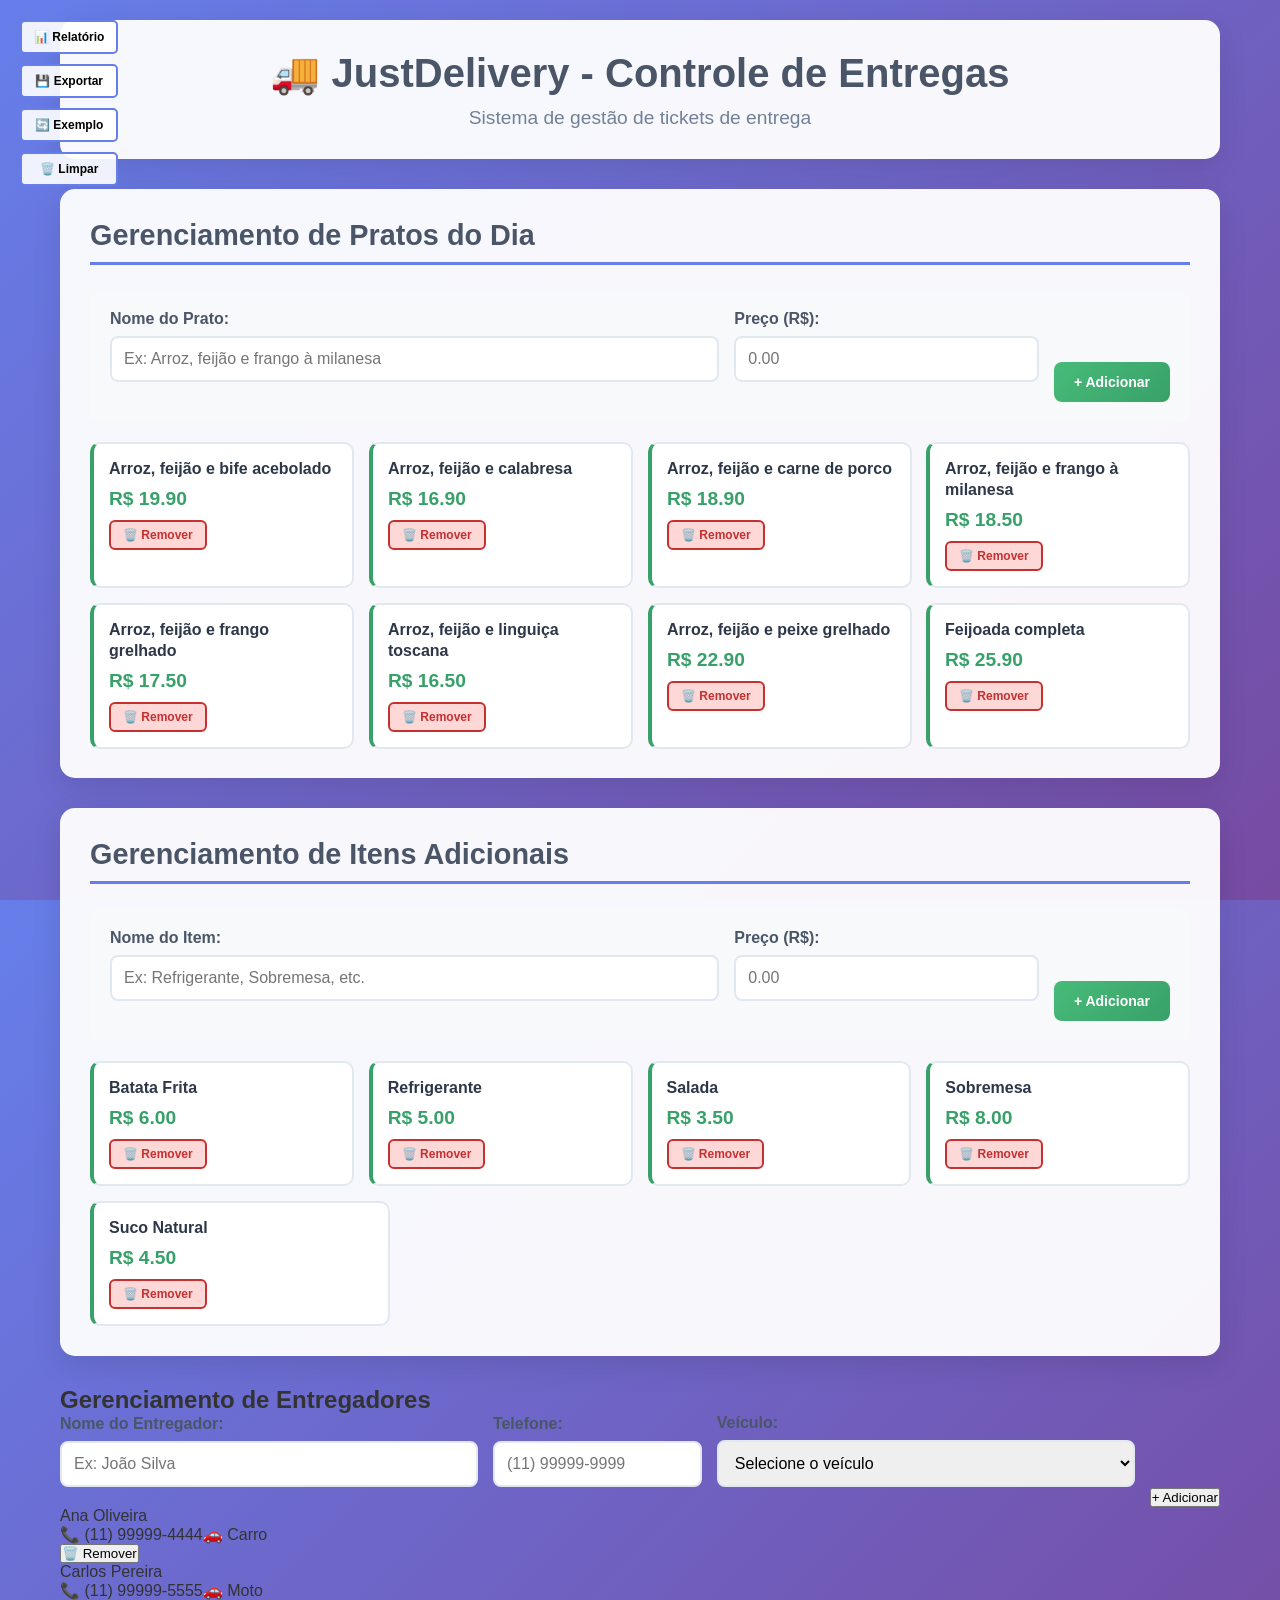
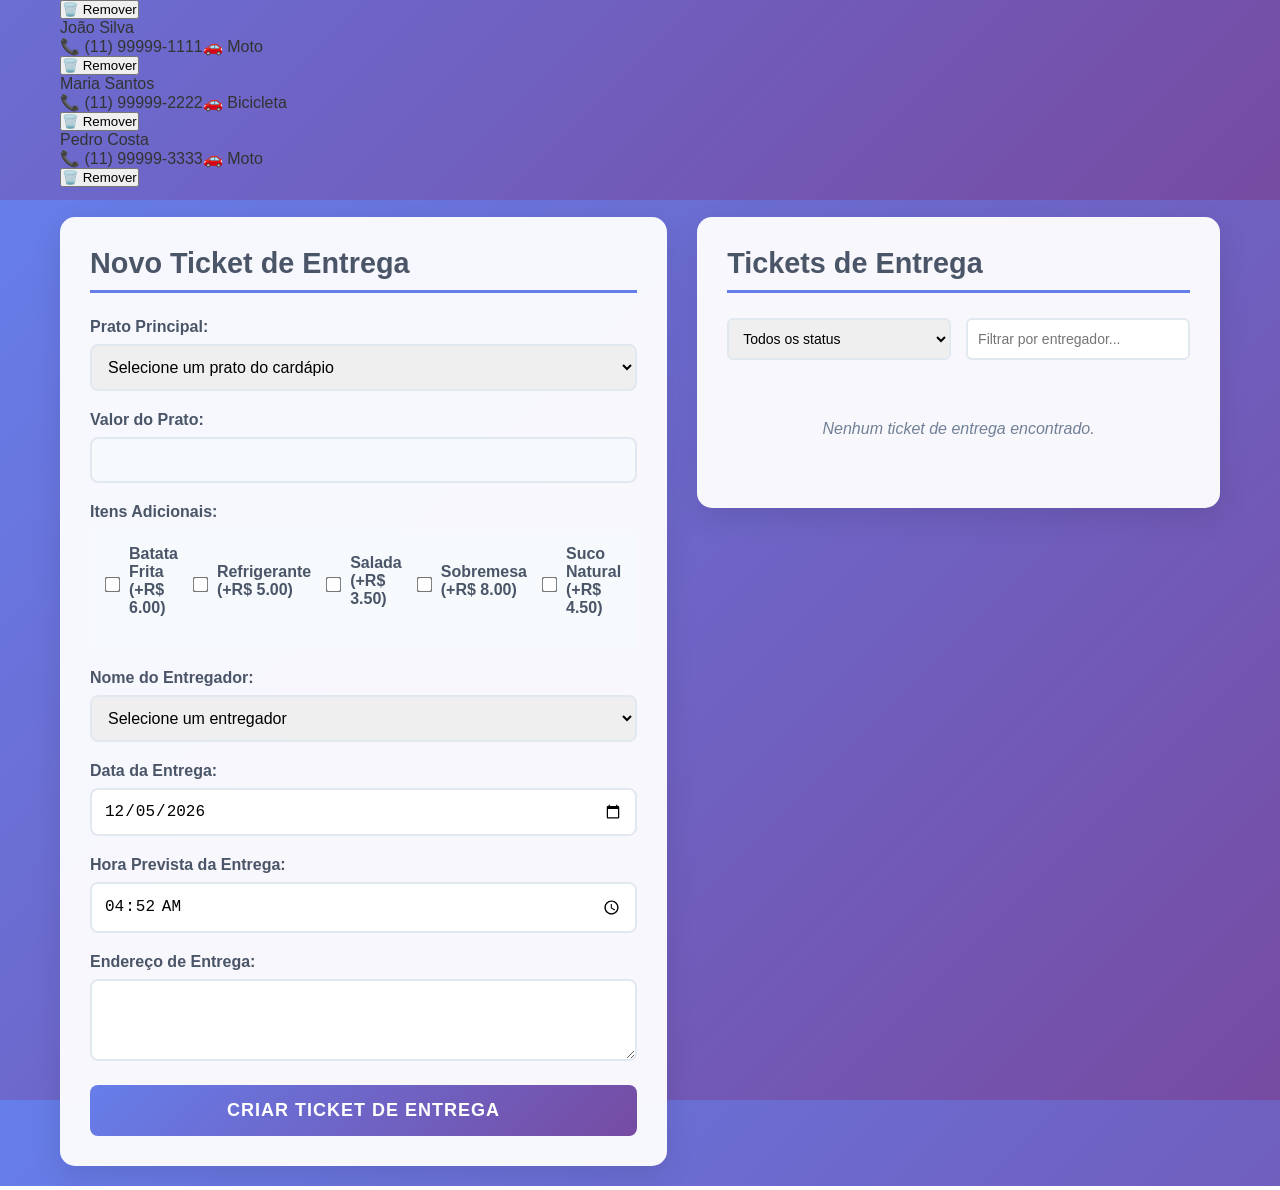
<file: index.html>
<!DOCTYPE html>
<html lang="pt-BR">
<head>
    <meta charset="UTF-8">
    <meta name="viewport" content="width=device-width, initial-scale=1.0, shrink-to-fit=no">
    <meta http-equiv="X-UA-Compatible" content="IE=edge">
    <meta name="format-detection" content="telephone=no">
    <meta name="mobile-web-app-capable" content="yes">
    <meta name="apple-mobile-web-app-capable" content="yes">
    <meta name="description" content="Sistema de controle de entregas - JustDelivery">
    <meta name="theme-color" content="#667eea">
    <title>Sistema de Controle de Entregas - JustDelivery</title>
    
    <!-- Preload critical CSS -->
    <style>
        /* Critical CSS inline para carregamento rápido */
        * {
            margin: 0;
            padding: 0;
            box-sizing: border-box;
        }
        
        body {
            font-family: Arial, sans-serif;
            background: #667eea;
            min-height: 100vh;
            color: #333;
            overflow-x: hidden;
        }
        
        .container {
            max-width: 1200px;
            margin: 0 auto;
            padding: 20px;
        }
        
        /* Fallback loading state */
        .loading-fallback {
            display: flex;
            justify-content: center;
            align-items: center;
            min-height: 50vh;
            font-size: 18px;
            color: white;
        }
        
        @media (max-width: 768px) {
            .container {
                padding: 10px;
            }
        }
    </style>
    
    <link rel="stylesheet" href="styles.css">
</head>
<body>
    <div class="container">
        <header>
            <h1>🚚 JustDelivery - Controle de Entregas</h1>
            <p>Sistema de gestão de tickets de entrega</p>
        </header>

        <main>
            <!-- Cadastro de Pratos do Dia -->
            <section class="pratos-section">
                <h2>Gerenciamento de Pratos do Dia</h2>
                <div class="pratos-cadastro">
                    <form id="pratoForm">
                        <div class="form-row">
                            <div class="form-group">
                                <label for="nomePrato">Nome do Prato:</label>
                                <input type="text" id="nomePrato" placeholder="Ex: Arroz, feijão e frango à milanesa" required>
                            </div>
                            <div class="form-group">
                                <label for="precoPrato">Preço (R$):</label>
                                <input type="number" id="precoPrato" step="0.01" min="0" placeholder="0.00" required>
                            </div>
                            <button type="submit" class="btn-add-prato">+ Adicionar</button>
                        </div>
                    </form>
                </div>
                <div id="pratosList" class="pratos-list"></div>
            </section>

            <!-- Cadastro de Itens Adicionais -->
            <section class="adicionais-section">
                <h2>Gerenciamento de Itens Adicionais</h2>
                <div class="adicionais-cadastro">
                    <form id="adicionalForm">
                        <div class="form-row">
                            <div class="form-group">
                                <label for="nomeAdicional">Nome do Item:</label>
                                <input type="text" id="nomeAdicional" placeholder="Ex: Refrigerante, Sobremesa, etc." required>
                            </div>
                            <div class="form-group">
                                <label for="precoAdicional">Preço (R$):</label>
                                <input type="number" id="precoAdicional" step="0.01" min="0" placeholder="0.00" required>
                            </div>
                            <button type="submit" class="btn-add-adicional">+ Adicionar</button>
                        </div>
                    </form>
                </div>
                <div id="adicionaisList" class="adicionais-list"></div>
            </section>

            <!-- Cadastro de Entregadores -->
            <section class="entregadores-section">
                <h2>Gerenciamento de Entregadores</h2>
                <div class="entregadores-cadastro">
                    <form id="entregadorForm">
                        <div class="form-row">
                            <div class="form-group">
                                <label for="nomeEntregador">Nome do Entregador:</label>
                                <input type="text" id="nomeEntregador" placeholder="Ex: João Silva" required>
                            </div>
                            <div class="form-group">
                                <label for="telefoneEntregador">Telefone:</label>
                                <input type="tel" id="telefoneEntregador" placeholder="(11) 99999-9999" required>
                            </div>
                            <div class="form-group">
                                <label for="veiculoEntregador">Veículo:</label>
                                <select id="veiculoEntregador" required>
                                    <option value="">Selecione o veículo</option>
                                    <option value="Moto">Moto</option>
                                    <option value="Bicicleta">Bicicleta</option>
                                    <option value="Carro">Carro</option>
                                    <option value="A pé">A pé</option>
                                </select>
                            </div>
                            <button type="submit" class="btn-add-entregador">+ Adicionar</button>
                        </div>
                    </form>
                </div>
                <div id="entregadoresList" class="entregadores-list"></div>
            </section>

            <div class="desktop-grid">
                <!-- Formulário de Novo Ticket -->
                <section class="form-section">
                    <h2>Novo Ticket de Entrega</h2>
                    <form id="deliveryForm">
                        <div class="form-group">
                            <label for="pratoPrincipal">Prato Principal:</label>
                            <select id="pratoPrincipal" required>
                                <option value="">Selecione um prato do cardápio</option>
                            </select>
                        </div>

                        <div class="form-group">
                            <label for="valorPrato">Valor do Prato:</label>
                            <input type="text" id="valorPrato" readonly style="background: #f7fafc; cursor: not-allowed;">
                        </div>

                    <div class="form-group">
                        <label>Itens Adicionais:</label>
                        <div id="itensAdicionaisContainer" class="adicional-group">
                            <!-- Itens adicionais serão carregados dinamicamente aqui -->
                        </div>
                    </div>

                    <div class="form-group">
                        <label for="entregador">Nome do Entregador:</label>
                        <select id="entregador" required>
                            <option value="">Selecione um entregador</option>
                            <option value="João Silva">João Silva</option>
                            <option value="Maria Santos">Maria Santos</option>
                            <option value="Pedro Costa">Pedro Costa</option>
                            <option value="Ana Oliveira">Ana Oliveira</option>
                        </select>
                    </div>

                    <div class="form-group">
                        <label for="dataEntrega">Data da Entrega:</label>
                        <input type="date" id="dataEntrega" required>
                    </div>

                    <div class="form-group">
                        <label for="horaEntrega">Hora Prevista da Entrega:</label>
                        <input type="time" id="horaEntrega" required>
                    </div>

                    <div class="form-group">
                        <label for="enderecoEntrega">Endereço de Entrega:</label>
                        <textarea id="enderecoEntrega" rows="3" required></textarea>
                    </div>

                    <button type="submit" class="btn-submit">Criar Ticket de Entrega</button>
                </form>
            </section>

            <!-- Lista de Tickets -->
            <section class="tickets-section">
                <h2>Tickets de Entrega</h2>
                <div class="filter-section">
                    <select id="filtroStatus">
                        <option value="">Todos os status</option>
                        <option value="pendente">Pendente</option>
                        <option value="em-transito">Em Trânsito</option>
                        <option value="entregue">Entregue</option>
                    </select>
                    <input type="text" id="filtroEntregador" placeholder="Filtrar por entregador...">
                </div>
                <div id="ticketsList" class="tickets-list"></div>
            </section>
            </div>
        </main>
    </div>

    <!-- Loading fallback -->
    <div id="loadingFallback" class="loading-fallback">
        Carregando sistema...
    </div>

    <!-- Scripts with error handling -->
    <script>
        // Error handling global
        window.onerror = function(msg, url, line, col, error) {
            console.log('Erro:', msg, 'em', url, 'linha', line);
            return false;
        };
        
        // Polyfills básicos para Android antigo
        if (!Array.prototype.filter) {
            Array.prototype.filter = function(callback) {
                var filtered = [];
                for (var i = 0; i < this.length; i++) {
                    if (callback(this[i], i, this)) {
                        filtered.push(this[i]);
                    }
                }
                return filtered;
            };
        }
        
        if (!Array.prototype.forEach) {
            Array.prototype.forEach = function(callback) {
                for (var i = 0; i < this.length; i++) {
                    callback(this[i], i, this);
                }
            };
        }
    </script>
    <script src="script.js"></script>
    <script src="dados-exemplo.js"></script>
    
    <script>
        // Hide loading fallback when everything is loaded
        window.addEventListener('load', function() {
            var loading = document.getElementById('loadingFallback');
            if (loading) {
                loading.style.display = 'none';
            }
        });
    </script>
</body>
</html>
</file>
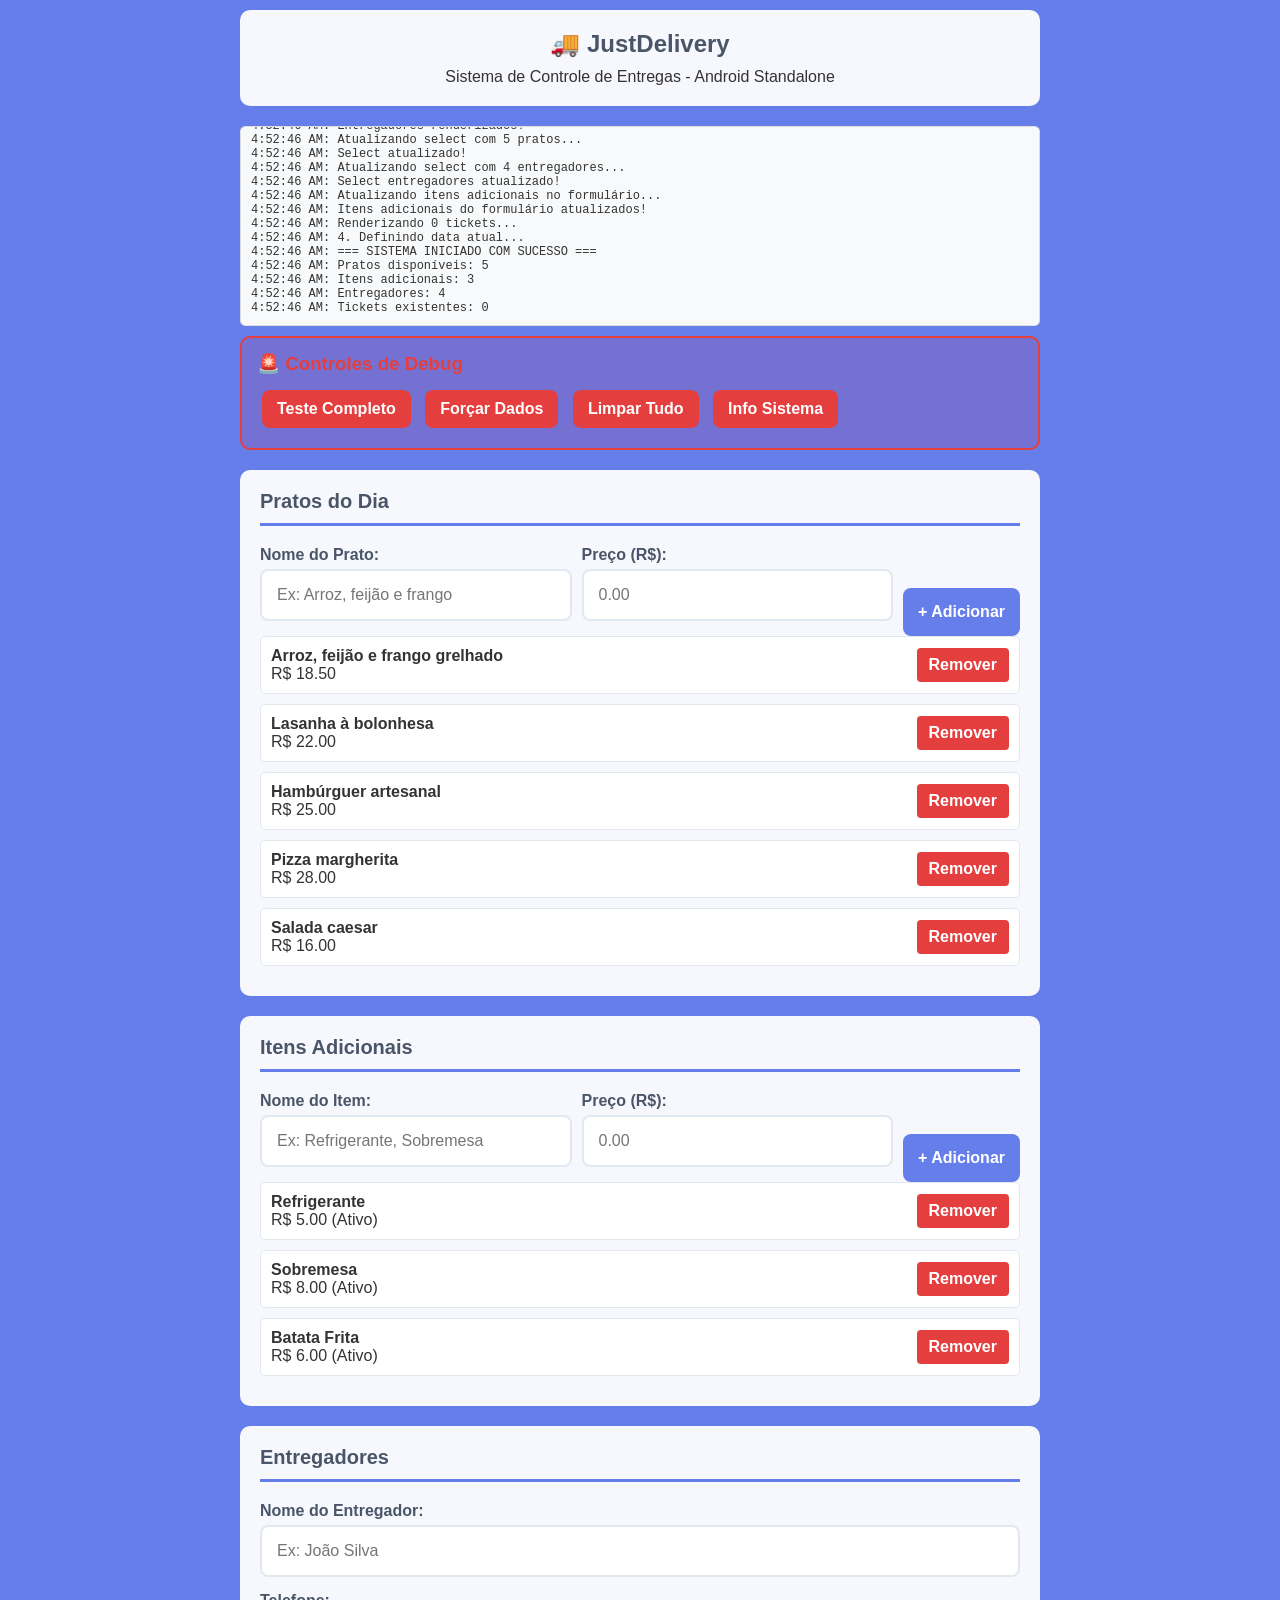
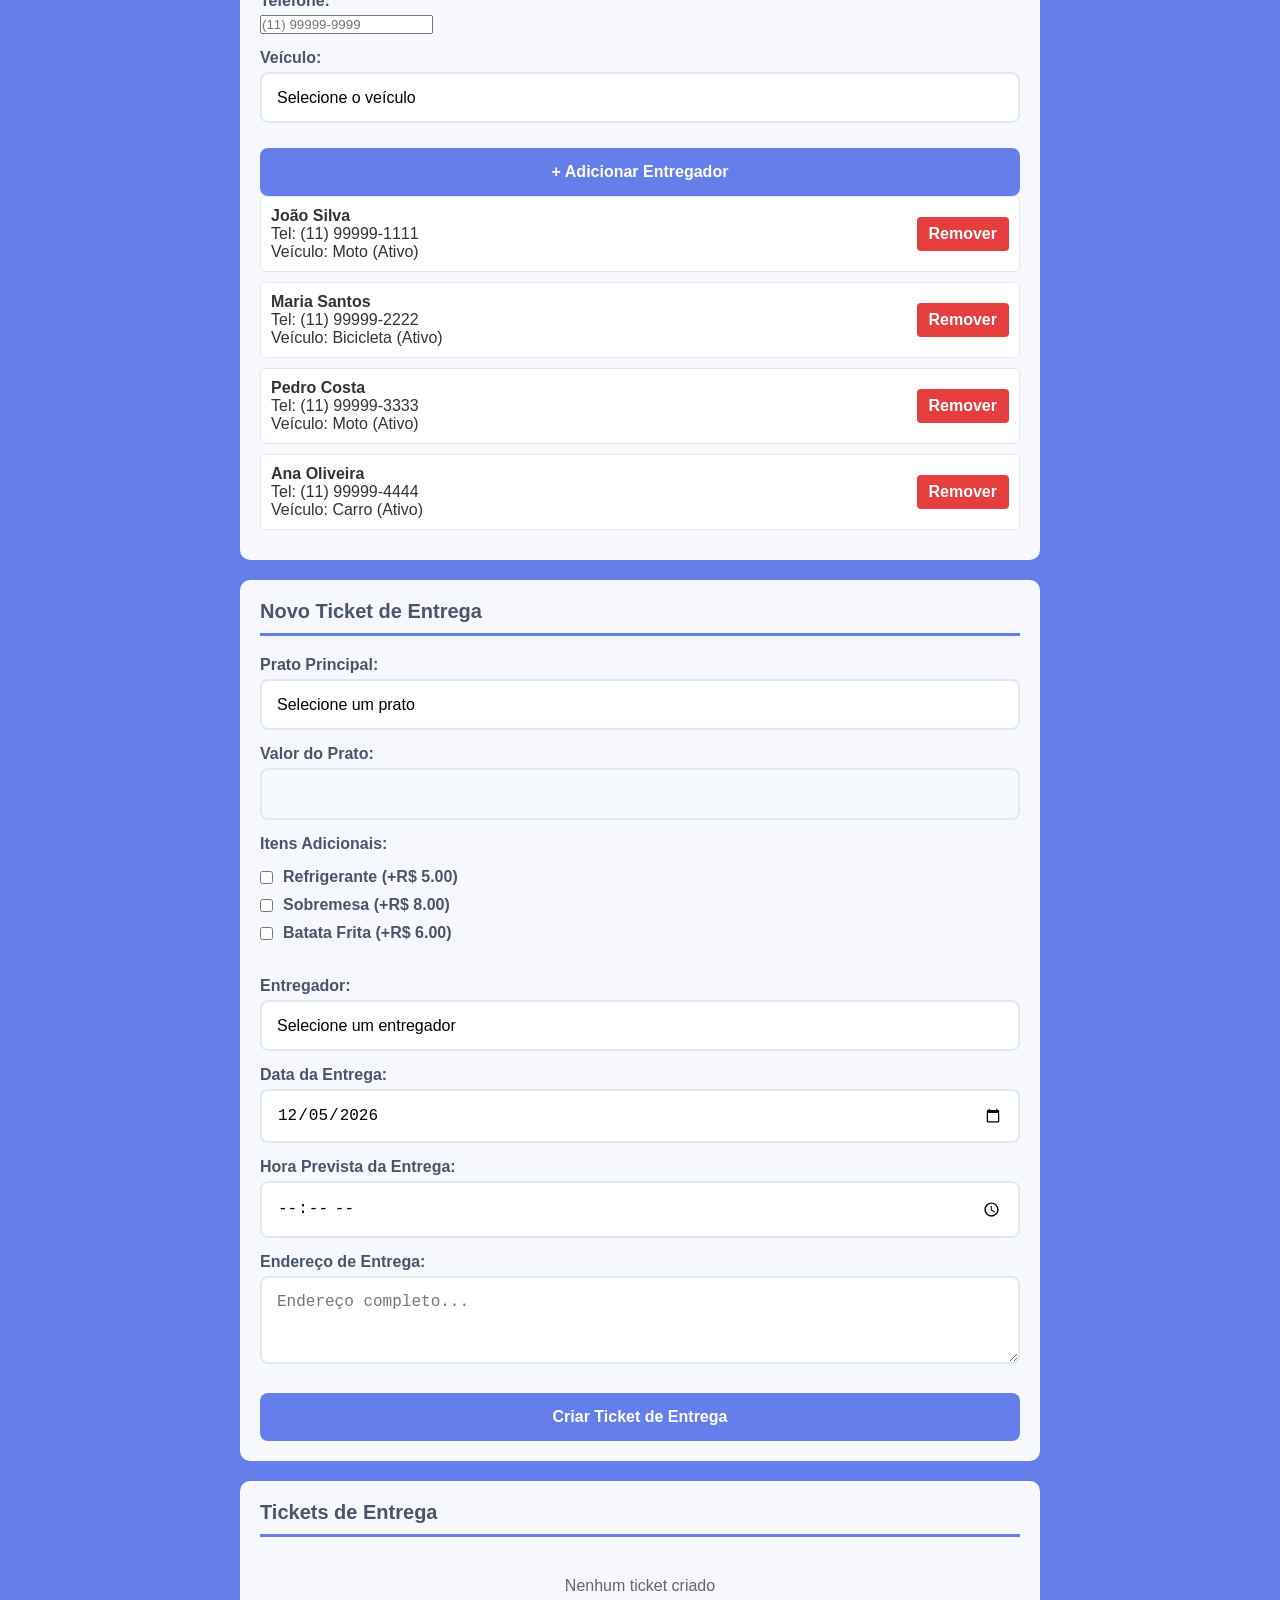
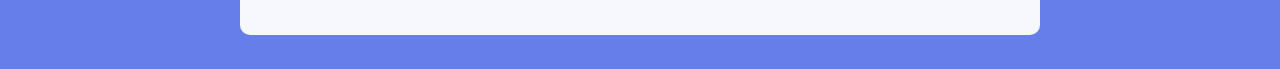
<file: android-standalone.html>
<!DOCTYPE html>
<html lang="pt-BR">
<head>
    <meta charset="UTF-8">
    <meta name="viewport" content="width=device-width, initial-scale=1.0, user-scalable=yes">
    <meta http-equiv="X-UA-Compatible" content="IE=edge">
    <title>JustDelivery - Android Standalone</title>
    
    <style>
        * {
            margin: 0;
            padding: 0;
            box-sizing: border-box;
        }
        
        body {
            font-family: Arial, sans-serif;
            background: #667eea;
            color: #333;
            padding: 10px;
            min-height: 100vh;
        }
        
        .container {
            max-width: 800px;
            margin: 0 auto;
        }
        
        header {
            background: rgba(255,255,255,0.95);
            padding: 20px;
            border-radius: 10px;
            text-align: center;
            margin-bottom: 20px;
        }
        
        h1 {
            color: #4a5568;
            font-size: 24px;
            margin-bottom: 10px;
        }
        
        .section {
            background: rgba(255,255,255,0.95);
            padding: 20px;
            border-radius: 10px;
            margin-bottom: 20px;
        }
        
        h2 {
            color: #4a5568;
            border-bottom: 3px solid #667eea;
            padding-bottom: 10px;
            margin-bottom: 20px;
            font-size: 20px;
        }
        
        .form-group {
            margin-bottom: 15px;
        }
        
        label {
            display: block;
            margin-bottom: 5px;
            font-weight: bold;
            color: #4a5568;
        }
        
        input[type="text"],
        input[type="number"],
        input[type="date"],
        input[type="time"],
        select,
        textarea {
            width: 100%;
            padding: 15px;
            border: 2px solid #e2e8f0;
            border-radius: 8px;
            font-size: 16px;
            background: white;
            -webkit-appearance: none;
        }
        
        input:focus,
        select:focus,
        textarea:focus {
            outline: none;
            border-color: #667eea;
        }
        
        button {
            background: #667eea;
            color: white;
            border: none;
            padding: 15px 20px;
            border-radius: 8px;
            font-size: 16px;
            font-weight: bold;
            cursor: pointer;
            width: 100%;
            margin-top: 10px;
            -webkit-appearance: none;
        }
        
        button:active {
            opacity: 0.8;
        }
        
        .form-row {
            display: flex;
            gap: 10px;
            align-items: end;
        }
        
        .form-row .form-group {
            flex: 1;
        }
        
        .form-row button {
            width: auto;
            margin-top: 0;
            padding: 15px;
        }
        
        .debug {
            background: #f8f9fa;
            border: 1px solid #ddd;
            padding: 10px;
            border-radius: 5px;
            font-family: monospace;
            font-size: 12px;
            margin: 10px 0;
            max-height: 200px;
            overflow-y: auto;
        }
        
        .emergency {
            background: rgba(255,0,0,0.1);
            border: 2px solid #e53e3e;
            padding: 15px;
            border-radius: 10px;
            margin-bottom: 20px;
        }
        
        .emergency h3 {
            color: #e53e3e;
            margin: 0 0 10px 0;
        }
        
        .emergency button {
            background: #e53e3e;
            margin: 5px;
            width: auto;
            padding: 10px 15px;
        }
        
        .prato-item {
            display: flex;
            justify-content: space-between;
            align-items: center;
            padding: 10px;
            border: 1px solid #e2e8f0;
            border-radius: 5px;
            margin-bottom: 10px;
            background: white;
        }
        
        .prato-item button {
            background: #e53e3e;
            color: white;
            border: none;
            padding: 8px 12px;
            border-radius: 4px;
            cursor: pointer;
            width: auto;
            margin: 0;
        }
        
        .ticket-item {
            border: 1px solid #e2e8f0;
            border-radius: 8px;
            padding: 15px;
            margin-bottom: 15px;
            background: white;
        }
        
        .ticket-header {
            display: flex;
            justify-content: space-between;
            align-items: center;
            margin-bottom: 10px;
        }
        
        .ticket-header h3 {
            color: #4a5568;
            margin: 0;
        }
        
        .ticket-header button {
            background: #e53e3e;
            color: white;
            border: none;
            padding: 8px 12px;
            border-radius: 4px;
            cursor: pointer;
            width: auto;
            margin: 0;
        }
        
        @media (max-width: 600px) {
            .form-row {
                flex-direction: column;
                align-items: stretch;
            }
            
            .form-row button {
                width: 100%;
                margin-top: 10px;
            }
            
            h1 {
                font-size: 20px;
            }
            
            .section {
                padding: 15px;
            }
        }
    </style>
</head>
<body>
    <div class="container">
        <header>
            <h1>🚚 JustDelivery</h1>
            <p>Sistema de Controle de Entregas - Android Standalone</p>
        </header>
        
        <div id="debug" class="debug">
            Sistema carregando...
        </div>
        
        <div class="emergency">
            <h3>🚨 Controles de Debug</h3>
            <button onclick="testeCompleto()">Teste Completo</button>
            <button onclick="forcarDados()">Forçar Dados</button>
            <button onclick="limparTudo()">Limpar Tudo</button>
            <button onclick="mostrarInfo()">Info Sistema</button>
        </div>
        
        <!-- Seção de Pratos do Dia -->
        <div class="section">
            <h2>Pratos do Dia</h2>
            
            <form id="pratoForm" onsubmit="adicionarPrato(event)">
                <div class="form-row">
                    <div class="form-group">
                        <label for="nomePrato">Nome do Prato:</label>
                        <input type="text" id="nomePrato" placeholder="Ex: Arroz, feijão e frango" required>
                    </div>
                    <div class="form-group">
                        <label for="precoPrato">Preço (R$):</label>
                        <input type="number" id="precoPrato" step="0.01" min="0" placeholder="0.00" required>
                    </div>
                    <button type="submit">+ Adicionar</button>
                </div>
            </form>
            
            <div id="pratosList">
                <p style="text-align: center; color: #666; padding: 20px;">Carregando pratos...</p>
            </div>
        </div>
        
        <!-- Seção de Itens Adicionais -->
        <div class="section">
            <h2>Itens Adicionais</h2>
            
            <form id="adicionalForm" onsubmit="adicionarAdicional(event)">
                <div class="form-row">
                    <div class="form-group">
                        <label for="nomeAdicional">Nome do Item:</label>
                        <input type="text" id="nomeAdicional" placeholder="Ex: Refrigerante, Sobremesa" required>
                    </div>
                    <div class="form-group">
                        <label for="precoAdicional">Preço (R$):</label>
                        <input type="number" id="precoAdicional" step="0.01" min="0" placeholder="0.00" required>
                    </div>
                    <button type="submit">+ Adicionar</button>
                </div>
            </form>
            
            <div id="adicionaisList">
                <p style="text-align: center; color: #666; padding: 20px;">Carregando itens adicionais...</p>
            </div>
        </div>
        
        <!-- Seção de Entregadores -->
        <div class="section">
            <h2>Entregadores</h2>
            
            <form id="entregadorForm" onsubmit="adicionarEntregador(event)">
                <div class="form-group">
                    <label for="nomeEntregador">Nome do Entregador:</label>
                    <input type="text" id="nomeEntregador" placeholder="Ex: João Silva" required>
                </div>
                <div class="form-group">
                    <label for="telefoneEntregador">Telefone:</label>
                    <input type="tel" id="telefoneEntregador" placeholder="(11) 99999-9999" required>
                </div>
                <div class="form-group">
                    <label for="veiculoEntregador">Veículo:</label>
                    <select id="veiculoEntregador" required>
                        <option value="">Selecione o veículo</option>
                        <option value="Moto">Moto</option>
                        <option value="Bicicleta">Bicicleta</option>
                        <option value="Carro">Carro</option>
                        <option value="A pé">A pé</option>
                    </select>
                </div>
                <button type="submit">+ Adicionar Entregador</button>
            </form>
            
            <div id="entregadoresList">
                <p style="text-align: center; color: #666; padding: 20px;">Carregando entregadores...</p>
            </div>
        </div>
        
        <!-- Seção de Novo Ticket -->
        <div class="section">
            <h2>Novo Ticket de Entrega</h2>
            
            <form id="deliveryForm" onsubmit="criarTicket(event)">
                <div class="form-group">
                    <label for="pratoPrincipal">Prato Principal:</label>
                    <select id="pratoPrincipal" required onchange="atualizarValor()">
                        <option value="">Carregando pratos...</option>
                    </select>
                </div>
                
                <div class="form-group">
                    <label for="valorPrato">Valor do Prato:</label>
                    <input type="text" id="valorPrato" readonly style="background: #f7fafc;">
                </div>
                
                <div class="form-group">
                    <label>Itens Adicionais:</label>
                    <div id="itensAdicionaisContainer" style="padding: 10px 0;">
                        <!-- Itens adicionais serão carregados dinamicamente aqui -->
                    </div>
                </div>
                
                <div class="form-group">
                    <label for="entregador">Entregador:</label>
                    <select id="entregador" required>
                        <option value="">Selecione um entregador</option>
                        <!-- Entregadores serão carregados dinamicamente aqui -->
                    </select>
                </div>
                
                <div class="form-group">
                    <label for="dataEntrega">Data da Entrega:</label>
                    <input type="date" id="dataEntrega" required>
                </div>
                
                <div class="form-group">
                    <label for="horaEntrega">Hora Prevista da Entrega:</label>
                    <input type="time" id="horaEntrega" required>
                </div>
                
                <div class="form-group">
                    <label for="enderecoEntrega">Endereço de Entrega:</label>
                    <textarea id="enderecoEntrega" rows="3" placeholder="Endereço completo..." required></textarea>
                </div>
                
                <button type="submit">Criar Ticket de Entrega</button>
            </form>
        </div>
        
        <!-- Seção de Tickets -->
        <div class="section">
            <h2>Tickets de Entrega</h2>
            <div id="ticketsList">
                <p style="text-align: center; color: #666; padding: 20px;">Carregando tickets...</p>
            </div>
        </div>
    </div>

    <script>
        // Variáveis globais
        var APP_PRATOS = [];
        var APP_TICKETS = [];
        var APP_ADICIONAIS = [];
        var APP_ENTREGADORES = [];
        
        var ADICIONAIS_PADRAO = {
            refrigerante: { nome: 'Refrigerante', preco: 5.00 },
            sobremesa: { nome: 'Sobremesa', preco: 8.00 },
            batata: { nome: 'Batata Frita', preco: 6.00 }
        };

        // Sistema de log
        function log(msg) {
            console.log('[JUSTDELIVERY] ' + msg);
            var debugDiv = document.getElementById('debug');
            if (debugDiv) {
                var now = new Date().toLocaleTimeString();
                debugDiv.innerHTML += now + ': ' + msg + '<br>';
                debugDiv.scrollTop = debugDiv.scrollHeight;
            }
        }

        // Testar localStorage
        function testarStorage() {
            try {
                localStorage.setItem('teste', 'ok');
                var resultado = localStorage.getItem('teste');
                localStorage.removeItem('teste');
                return resultado === 'ok';
            } catch (e) {
                log('ERRO localStorage: ' + e.message);
                return false;
            }
        }

        // Salvar dados
        function salvarDados() {
            try {
                if (testarStorage()) {
                    localStorage.setItem('app_pratos', JSON.stringify(APP_PRATOS));
                    localStorage.setItem('app_tickets', JSON.stringify(APP_TICKETS));
                    localStorage.setItem('app_adicionais', JSON.stringify(APP_ADICIONAIS));
                    localStorage.setItem('app_entregadores', JSON.stringify(APP_ENTREGADORES));
                    log('Dados salvos: ' + APP_PRATOS.length + ' pratos, ' + APP_TICKETS.length + ' tickets, ' + APP_ADICIONAIS.length + ' adicionais, ' + APP_ENTREGADORES.length + ' entregadores');
                } else {
                    log('AVISO: localStorage indisponível');
                }
            } catch (e) {
                log('ERRO ao salvar: ' + e.message);
            }
        }

        // Carregar dados
        function carregarDados() {
            try {
                if (testarStorage()) {
                    var pratos = localStorage.getItem('app_pratos');
                    var tickets = localStorage.getItem('app_tickets');
                    var adicionais = localStorage.getItem('app_adicionais');
                    var entregadores = localStorage.getItem('app_entregadores');
                    
                    if (pratos) {
                        APP_PRATOS = JSON.parse(pratos);
                        log('Pratos carregados: ' + APP_PRATOS.length);
                    }
                    
                    if (tickets) {
                        APP_TICKETS = JSON.parse(tickets);
                        log('Tickets carregados: ' + APP_TICKETS.length);
                    }
                    
                    if (adicionais) {
                        APP_ADICIONAIS = JSON.parse(adicionais);
                        log('Adicionais carregados: ' + APP_ADICIONAIS.length);
                    }
                    
                    if (entregadores) {
                        APP_ENTREGADORES = JSON.parse(entregadores);
                        log('Entregadores carregados: ' + APP_ENTREGADORES.length);
                    }
                }
            } catch (e) {
                log('ERRO ao carregar: ' + e.message);
                APP_PRATOS = [];
                APP_TICKETS = [];
                APP_ADICIONAIS = [];
                APP_ENTREGADORES = [];
            }
        }

        // Dados exemplo
        function carregarExemplo() {
            log('Carregando dados exemplo...');
            
            APP_PRATOS = [
                { id: 1, nome: 'Arroz, feijão e frango grelhado', preco: 18.50 },
                { id: 2, nome: 'Lasanha à bolonhesa', preco: 22.00 },
                { id: 3, nome: 'Hambúrguer artesanal', preco: 25.00 },
                { id: 4, nome: 'Pizza margherita', preco: 28.00 },
                { id: 5, nome: 'Salada caesar', preco: 16.00 }
            ];
            
            APP_ADICIONAIS = [
                { id: 1, nome: 'Refrigerante', preco: 5.00, ativo: true },
                { id: 2, nome: 'Sobremesa', preco: 8.00, ativo: true },
                { id: 3, nome: 'Batata Frita', preco: 6.00, ativo: true }
            ];
            
            APP_ENTREGADORES = [
                { id: 1, nome: 'João Silva', telefone: '(11) 99999-1111', veiculo: 'Moto', ativo: true },
                { id: 2, nome: 'Maria Santos', telefone: '(11) 99999-2222', veiculo: 'Bicicleta', ativo: true },
                { id: 3, nome: 'Pedro Costa', telefone: '(11) 99999-3333', veiculo: 'Moto', ativo: true },
                { id: 4, nome: 'Ana Oliveira', telefone: '(11) 99999-4444', veiculo: 'Carro', ativo: true }
            ];
            
            APP_TICKETS = [];
            
            salvarDados();
            log('Dados exemplo carregados!');
        }

        // Renderizar pratos
        function renderizarPratos() {
            log('Renderizando ' + APP_PRATOS.length + ' pratos...');
            
            var container = document.getElementById('pratosList');
            if (!container) {
                log('ERRO: Container pratosList não encontrado');
                return;
            }

            if (APP_PRATOS.length === 0) {
                container.innerHTML = '<p style="text-align: center; color: #666; padding: 20px;">Nenhum prato cadastrado</p>';
                return;
            }

            var html = '';
            for (var i = 0; i < APP_PRATOS.length; i++) {
                html += '<div class="prato-item">';
                html += '<span><strong>' + APP_PRATOS[i].nome + '</strong><br>R$ ' + APP_PRATOS[i].preco.toFixed(2) + '</span>';
                html += '<button onclick="removerPrato(' + i + ')">Remover</button>';
                html += '</div>';
            }
            
            container.innerHTML = html;
            log('Pratos renderizados!');
        }

        // Renderizar itens adicionais
        function renderizarAdicionais() {
            log('Renderizando ' + APP_ADICIONAIS.length + ' itens adicionais...');
            
            var container = document.getElementById('adicionaisList');
            if (!container) {
                log('ERRO: Container adicionaisList não encontrado');
                return;
            }

            if (APP_ADICIONAIS.length === 0) {
                container.innerHTML = '<p style="text-align: center; color: #666; padding: 20px;">Nenhum item adicional cadastrado</p>';
                return;
            }

            var html = '';
            for (var i = 0; i < APP_ADICIONAIS.length; i++) {
                var adicional = APP_ADICIONAIS[i];
                var statusClass = adicional.ativo ? '' : 'style="opacity: 0.6;"';
                html += '<div class="prato-item" ' + statusClass + '>';
                html += '<span><strong>' + adicional.nome + '</strong><br>R$ ' + adicional.preco.toFixed(2);
                html += adicional.ativo ? ' (Ativo)' : ' (Inativo)';
                html += '</span>';
                html += '<button onclick="removerAdicional(' + i + ')">Remover</button>';
                html += '</div>';
            }
            
            container.innerHTML = html;
            log('Itens adicionais renderizados!');
        }

        // Renderizar entregadores
        function renderizarEntregadores() {
            log('Renderizando ' + APP_ENTREGADORES.length + ' entregadores...');
            
            var container = document.getElementById('entregadoresList');
            if (!container) {
                log('ERRO: Container entregadoresList não encontrado');
                return;
            }

            if (APP_ENTREGADORES.length === 0) {
                container.innerHTML = '<p style="text-align: center; color: #666; padding: 20px;">Nenhum entregador cadastrado</p>';
                return;
            }

            var html = '';
            for (var i = 0; i < APP_ENTREGADORES.length; i++) {
                var entregador = APP_ENTREGADORES[i];
                var statusClass = entregador.ativo ? '' : 'style="opacity: 0.6;"';
                html += '<div class="prato-item" ' + statusClass + '>';
                html += '<span><strong>' + entregador.nome + '</strong><br>';
                html += 'Tel: ' + entregador.telefone + '<br>';
                html += 'Veículo: ' + entregador.veiculo;
                html += entregador.ativo ? ' (Ativo)' : ' (Inativo)';
                html += '</span>';
                html += '<button onclick="removerEntregador(' + i + ')">Remover</button>';
                html += '</div>';
            }
            
            container.innerHTML = html;
            log('Entregadores renderizados!');
        }

        // Atualizar select
        function atualizarSelect() {
            log('Atualizando select com ' + APP_PRATOS.length + ' pratos...');
            
            var select = document.getElementById('pratoPrincipal');
            if (!select) {
                log('ERRO: Select não encontrado');
                return;
            }

            var html = '<option value="">Selecione um prato</option>';
            for (var i = 0; i < APP_PRATOS.length; i++) {
                html += '<option value="' + i + '">' + APP_PRATOS[i].nome + ' - R$ ' + APP_PRATOS[i].preco.toFixed(2) + '</option>';
            }
            
            select.innerHTML = html;
            log('Select atualizado!');
        }

        // Atualizar itens adicionais no formulário
        function atualizarItensAdicionaisForm() {
            log('Atualizando itens adicionais no formulário...');
            
            var container = document.getElementById('itensAdicionaisContainer');
            if (!container) {
                log('ERRO: Container itensAdicionaisContainer não encontrado');
                return;
            }

            if (APP_ADICIONAIS.length === 0) {
                container.innerHTML = '<p style="text-align: center; color: #666; padding: 10px;">Nenhum item adicional disponível</p>';
                return;
            }

            var html = '';
            for (var i = 0; i < APP_ADICIONAIS.length; i++) {
                var adicional = APP_ADICIONAIS[i];
                if (adicional.ativo) {
                    var id = 'adicional_' + adicional.id;
                    html += '<label style="display: flex; align-items: center; margin-bottom: 10px;">';
                    html += '<input type="checkbox" id="' + id + '" value="' + adicional.id + '" style="width: auto; margin-right: 10px;" onchange="atualizarValor()">';
                    html += adicional.nome + ' (+R$ ' + adicional.preco.toFixed(2) + ')';
                    html += '</label>';
                }
            }
            
            if (html === '') {
                html = '<p style="text-align: center; color: #666; padding: 10px;">Nenhum item adicional ativo</p>';
            }
            
            container.innerHTML = html;
            log('Itens adicionais do formulário atualizados!');
        }

        // Atualizar select de entregadores
        function atualizarSelectEntregadores() {
            log('Atualizando select com ' + APP_ENTREGADORES.length + ' entregadores...');
            
            var select = document.getElementById('entregador');
            if (!select) {
                log('ERRO: Select entregador não encontrado');
                return;
            }

            var html = '<option value="">Selecione um entregador</option>';
            for (var i = 0; i < APP_ENTREGADORES.length; i++) {
                var entregador = APP_ENTREGADORES[i];
                if (entregador.ativo) {
                    html += '<option value="' + entregador.nome + '">' + entregador.nome + ' (' + entregador.veiculo + ')</option>';
                }
            }
            
            select.innerHTML = html;
            log('Select entregadores atualizado!');
        }

        // Adicionar prato
        function adicionarPrato(event) {
            event.preventDefault();
            log('Adicionando novo prato...');
            
            var nome = document.getElementById('nomePrato').value.trim();
            var preco = parseFloat(document.getElementById('precoPrato').value);
            
            if (!nome || isNaN(preco) || preco <= 0) {
                alert('Preencha nome e preço válidos!');
                return;
            }
            
            APP_PRATOS.push({
                id: Date.now(),
                nome: nome,
                preco: preco
            });
            
            document.getElementById('nomePrato').value = '';
            document.getElementById('precoPrato').value = '';
            
            salvarDados();
            renderizarPratos();
            atualizarSelect();
            
            log('Prato adicionado: ' + nome);
        }

        // Adicionar item adicional
        function adicionarAdicional(event) {
            event.preventDefault();
            log('Adicionando novo item adicional...');
            
            var nome = document.getElementById('nomeAdicional').value.trim();
            var preco = parseFloat(document.getElementById('precoAdicional').value);
            
            if (!nome || isNaN(preco) || preco <= 0) {
                alert('Preencha nome e preço válidos!');
                return;
            }
            
            // Verificar se já existe
            for (var i = 0; i < APP_ADICIONAIS.length; i++) {
                if (APP_ADICIONAIS[i].nome.toLowerCase() === nome.toLowerCase()) {
                    alert('Este item adicional já existe!');
                    return;
                }
            }
            
            APP_ADICIONAIS.push({
                id: Date.now(),
                nome: nome,
                preco: preco,
                ativo: true
            });
            
            document.getElementById('nomeAdicional').value = '';
            document.getElementById('precoAdicional').value = '';
            
            salvarDados();
            renderizarAdicionais();
            atualizarItensAdicionaisForm();
            
            log('Item adicional adicionado: ' + nome);
        }

        // Adicionar entregador
        function adicionarEntregador(event) {
            event.preventDefault();
            log('Adicionando novo entregador...');
            
            var nome = document.getElementById('nomeEntregador').value.trim();
            var telefone = document.getElementById('telefoneEntregador').value.trim();
            var veiculo = document.getElementById('veiculoEntregador').value;
            
            if (!nome || !telefone || !veiculo) {
                alert('Preencha todos os campos!');
                return;
            }
            
            // Verificar se já existe
            for (var i = 0; i < APP_ENTREGADORES.length; i++) {
                if (APP_ENTREGADORES[i].nome.toLowerCase() === nome.toLowerCase()) {
                    alert('Este entregador já está cadastrado!');
                    return;
                }
            }
            
            APP_ENTREGADORES.push({
                id: Date.now(),
                nome: nome,
                telefone: telefone,
                veiculo: veiculo,
                ativo: true
            });
            
            document.getElementById('nomeEntregador').value = '';
            document.getElementById('telefoneEntregador').value = '';
            document.getElementById('veiculoEntregador').value = '';
            
            salvarDados();
            renderizarEntregadores();
            atualizarSelectEntregadores();
            
            log('Entregador adicionado: ' + nome);
        }

        // Remover prato
        function removerPrato(index) {
            if (index >= 0 && index < APP_PRATOS.length) {
                var nome = APP_PRATOS[index].nome;
                APP_PRATOS.splice(index, 1);
                salvarDados();
                renderizarPratos();
                atualizarSelect();
                log('Prato removido: ' + nome);
            }
        }

        // Remover item adicional
        function removerAdicional(index) {
            if (index >= 0 && index < APP_ADICIONAIS.length) {
                var nome = APP_ADICIONAIS[index].nome;
                APP_ADICIONAIS.splice(index, 1);
                salvarDados();
                renderizarAdicionais();
                atualizarItensAdicionaisForm();
                log('Item adicional removido: ' + nome);
            }
        }

        // Remover entregador
        function removerEntregador(index) {
            if (index >= 0 && index < APP_ENTREGADORES.length) {
                var nome = APP_ENTREGADORES[index].nome;
                APP_ENTREGADORES.splice(index, 1);
                salvarDados();
                renderizarEntregadores();
                atualizarSelectEntregadores();
                log('Entregador removido: ' + nome);
            }
        }

        // Atualizar valor
        function atualizarValor() {
            var select = document.getElementById('pratoPrincipal');
            var valorInput = document.getElementById('valorPrato');
            
            if (!select || !valorInput) return;
            
            var index = parseInt(select.value);
            var total = 0;
            
            if (!isNaN(index) && APP_PRATOS[index]) {
                total = APP_PRATOS[index].preco;
            }
            
            // Adicionar itens extras selecionados
            var checkboxes = document.querySelectorAll('#itensAdicionaisContainer input[type="checkbox"]:checked');
            for (var i = 0; i < checkboxes.length; i++) {
                var adicionalId = parseInt(checkboxes[i].value);
                for (var j = 0; j < APP_ADICIONAIS.length; j++) {
                    if (APP_ADICIONAIS[j].id === adicionalId) {
                        total += APP_ADICIONAIS[j].preco;
                        break;
                    }
                }
            }
            
            valorInput.value = total > 0 ? 'R$ ' + total.toFixed(2) : '';
        }

        // Criar ticket
        function criarTicket(event) {
            event.preventDefault();
            log('Criando novo ticket...');
            
            var pratoIndex = parseInt(document.getElementById('pratoPrincipal').value);
            var entregador = document.getElementById('entregador').value;
            var data = document.getElementById('dataEntrega').value;
            var hora = document.getElementById('horaEntrega').value;
            var endereco = document.getElementById('enderecoEntrega').value.trim();
            
            if (isNaN(pratoIndex) || !APP_PRATOS[pratoIndex]) {
                alert('Selecione um prato válido!');
                return;
            }
            
            if (!entregador || !data || !hora || !endereco) {
                alert('Preencha todos os campos!');
                return;
            }
            
            var adicionais = [];
            var checkboxes = document.querySelectorAll('#itensAdicionaisContainer input[type="checkbox"]:checked');
            for (var i = 0; i < checkboxes.length; i++) {
                var adicionalId = parseInt(checkboxes[i].value);
                for (var j = 0; j < APP_ADICIONAIS.length; j++) {
                    if (APP_ADICIONAIS[j].id === adicionalId) {
                        adicionais.push({
                            nome: APP_ADICIONAIS[j].nome,
                            preco: APP_ADICIONAIS[j].preco
                        });
                        break;
                    }
                }
            }
            
            var valorTotal = APP_PRATOS[pratoIndex].preco;
            for (var i = 0; i < adicionais.length; i++) {
                valorTotal += adicionais[i].preco;
            }
            
            var ticket = {
                id: Date.now(),
                prato: APP_PRATOS[pratoIndex],
                adicionais: adicionais,
                valorTotal: valorTotal,
                entregador: entregador,
                data: data,
                hora: hora,
                endereco: endereco,
                status: 'Pendente',
                criacao: new Date().toLocaleString()
            };
            
            APP_TICKETS.push(ticket);
            salvarDados();
            renderizarTickets();
            
            // Limpar formulário
            document.getElementById('deliveryForm').reset();
            document.getElementById('valorPrato').value = '';
            definirDataHoje();
            
            log('Ticket criado: #' + ticket.id);
            alert('Ticket criado com sucesso!');
        }

        // Renderizar tickets
        function renderizarTickets() {
            log('Renderizando ' + APP_TICKETS.length + ' tickets...');
            
            var container = document.getElementById('ticketsList');
            if (!container) {
                log('ERRO: Container ticketsList não encontrado');
                return;
            }

            if (APP_TICKETS.length === 0) {
                container.innerHTML = '<p style="text-align: center; color: #666; padding: 20px;">Nenhum ticket criado</p>';
                return;
            }

            var html = '';
            for (var i = APP_TICKETS.length - 1; i >= 0; i--) {
                var ticket = APP_TICKETS[i];
                html += '<div class="ticket-item">';
                html += '<div class="ticket-header">';
                html += '<h3>Ticket #' + ticket.id + '</h3>';
                html += '<button onclick="removerTicket(' + i + ')">Remover</button>';
                html += '</div>';
                html += '<p><strong>Prato:</strong> ' + ticket.prato.nome + ' - R$ ' + ticket.prato.preco.toFixed(2) + '</p>';
                
                if (ticket.adicionais.length > 0) {
                    html += '<p><strong>Adicionais:</strong><br>';
                    for (var j = 0; j < ticket.adicionais.length; j++) {
                        html += '• ' + ticket.adicionais[j].nome + ' - R$ ' + ticket.adicionais[j].preco.toFixed(2) + '<br>';
                    }
                    html += '</p>';
                }
                
                html += '<p><strong>Total:</strong> R$ ' + ticket.valorTotal.toFixed(2) + '</p>';
                html += '<p><strong>Entregador:</strong> ' + ticket.entregador + '</p>';
                html += '<p><strong>Data/Hora Prevista:</strong> ' + ticket.data + ' às ' + ticket.hora + '</p>';
                html += '<p><strong>Endereço:</strong> ' + ticket.endereco + '</p>';
                html += '<p><strong>Status:</strong> ';
                html += '<select class="status-select" onchange="alterarStatusTicket(' + i + ', this.value)" style="padding: 4px 8px; border-radius: 4px; border: 1px solid #ccc; background: white;">';
                html += '<option value="Pendente"' + (ticket.status === 'Pendente' ? ' selected' : '') + '>🕐 Pendente</option>';
                html += '<option value="Em Trânsito"' + (ticket.status === 'Em Trânsito' ? ' selected' : '') + '>🚚 Em Trânsito</option>';
                html += '<option value="Entregue"' + (ticket.status === 'Entregue' ? ' selected' : '') + '>✅ Entregue</option>';
                html += '</select></p>';
                html += '<p style="color: #666; font-size: 12px; margin-top: 10px;">Criado: ' + ticket.criacao + '</p>';
                html += '</div>';
            }
            
            container.innerHTML = html;
            log('Tickets renderizados!');
        }

        // Remover ticket
        function removerTicket(index) {
            if (index >= 0 && index < APP_TICKETS.length) {
                var id = APP_TICKETS[index].id;
                APP_TICKETS.splice(index, 1);
                salvarDados();
                renderizarTickets();
                log('Ticket removido: #' + id);
            }
        }

        // Alterar status do ticket
        function alterarStatusTicket(index, novoStatus) {
            if (index >= 0 && index < APP_TICKETS.length) {
                var ticket = APP_TICKETS[index];
                var statusAnterior = ticket.status;
                
                if (statusAnterior === novoStatus) {
                    return; // Não fazer nada se o status não mudou
                }
                
                ticket.status = novoStatus;
                ticket.ultimaAtualizacao = new Date().toLocaleString();
                
                // Adicionar timestamp específico baseado no status
                var agora = new Date().toLocaleString();
                switch (novoStatus) {
                    case 'Em Trânsito':
                        ticket.iniciadoEm = agora;
                        break;
                    case 'Entregue':
                        ticket.entregueEm = agora;
                        break;
                }
                
                salvarDados();
                log('Status alterado - Ticket #' + ticket.id + ': ' + statusAnterior + ' → ' + novoStatus);
                
                // Mostrar feedback visual
                var selects = document.querySelectorAll('.status-select');
                if (selects[APP_TICKETS.length - 1 - index]) {
                    var select = selects[APP_TICKETS.length - 1 - index];
                    select.style.background = '#e6fffa';
                    setTimeout(function() {
                        select.style.background = 'white';
                    }, 1000);
                }
            }
        }

        // Definir data de hoje
        function definirDataHoje() {
            var hoje = new Date();
            var ano = hoje.getFullYear();
            var mes = ('0' + (hoje.getMonth() + 1)).slice(-2);
            var dia = ('0' + hoje.getDate()).slice(-2);
            
            var dataInput = document.getElementById('dataEntrega');
            if (dataInput) {
                dataInput.value = ano + '-' + mes + '-' + dia;
            }
        }

        // === FUNÇÕES DE DEBUG ===
        function testeCompleto() {
            log('=== TESTE COMPLETO INICIADO ===');
            
            log('1. Testando localStorage...');
            log('LocalStorage OK: ' + testarStorage());
            
            log('2. Forçando dados exemplo...');
            carregarExemplo();
            
            log('3. Renderizando interface...');
            renderizarPratos();
            renderizarAdicionais();
            renderizarEntregadores();
            atualizarSelect();
            atualizarSelectEntregadores();
            atualizarItensAdicionaisForm();
            renderizarTickets();
            
            log('4. Definindo data atual...');
            definirDataHoje();
            
            log('=== TESTE CONCLUÍDO ===');
            alert('Teste completo realizado! Verifique os logs.');
        }

        function forcarDados() {
            log('Forçando carregamento de dados...');
            carregarExemplo();
            renderizarPratos();
            renderizarAdicionais();
            renderizarEntregadores();
            atualizarSelect();
            atualizarSelectEntregadores();
            atualizarItensAdicionaisForm();
            renderizarTickets();
            alert('Dados forçados!');
        }

        function limparTudo() {
            log('Limpando todos os dados...');
            APP_PRATOS = [];
            APP_ADICIONAIS = [];
            APP_ENTREGADORES = [];
            APP_TICKETS = [];
            if (testarStorage()) {
                localStorage.removeItem('app_pratos');
                localStorage.removeItem('app_adicionais');
                localStorage.removeItem('app_entregadores');
                localStorage.removeItem('app_tickets');
            }
            renderizarPratos();
            renderizarAdicionais();
            renderizarEntregadores();
            atualizarSelect();
            atualizarSelectEntregadores();
            atualizarItensAdicionaisForm();
            renderizarTickets();
            alert('Dados limpos!');
        }

        function mostrarInfo() {
            var info = 'INFORMAÇÕES DO SISTEMA:\n\n';
            info += 'User Agent: ' + navigator.userAgent + '\n\n';
            info += 'Dados em memória:\n';
            info += '• Pratos: ' + APP_PRATOS.length + '\n';
            info += '• Itens Adicionais: ' + APP_ADICIONAIS.length + '\n';
            info += '• Entregadores: ' + APP_ENTREGADORES.length + '\n';
            info += '• Tickets: ' + APP_TICKETS.length + '\n\n';
            info += 'LocalStorage:\n';
            info += '• Disponível: ' + testarStorage() + '\n';
            
            if (testarStorage()) {
                var pratos = localStorage.getItem('app_pratos');
                var adicionais = localStorage.getItem('app_adicionais');
                var entregadores = localStorage.getItem('app_entregadores');
                var tickets = localStorage.getItem('app_tickets');
                info += '• Pratos salvos: ' + (pratos ? JSON.parse(pratos).length : 0) + '\n';
                info += '• Adicionais salvos: ' + (adicionais ? JSON.parse(adicionais).length : 0) + '\n';
                info += '• Entregadores salvos: ' + (entregadores ? JSON.parse(entregadores).length : 0) + '\n';
                info += '• Tickets salvos: ' + (tickets ? JSON.parse(tickets).length : 0) + '\n';
            }
            
            info += '\nElementos DOM:\n';
            info += '• pratosList: ' + (document.getElementById('pratosList') ? 'OK' : 'ERRO') + '\n';
            info += '• adicionaisList: ' + (document.getElementById('adicionaisList') ? 'OK' : 'ERRO') + '\n';
            info += '• entregadoresList: ' + (document.getElementById('entregadoresList') ? 'OK' : 'ERRO') + '\n';
            info += '• pratoPrincipal: ' + (document.getElementById('pratoPrincipal') ? 'OK' : 'ERRO') + '\n';
            info += '• entregador: ' + (document.getElementById('entregador') ? 'OK' : 'ERRO') + '\n';
            info += '• itensAdicionaisContainer: ' + (document.getElementById('itensAdicionaisContainer') ? 'OK' : 'ERRO') + '\n';
            info += '• ticketsList: ' + (document.getElementById('ticketsList') ? 'OK' : 'ERRO') + '\n';
            
            alert(info);
            log('Info do sistema mostrada');
        }

        // === INICIALIZAÇÃO ===
        function inicializar() {
            log('=== INICIANDO JUSTDELIVERY ANDROID ===');
            
            try {
                log('1. Carregando dados salvos...');
                carregarDados();
                
                log('2. Verificando se precisa de dados exemplo...');
                if (APP_PRATOS.length === 0) {
                    log('Nenhum prato encontrado, carregando exemplo...');
                    carregarExemplo();
                }
                
                if (APP_ADICIONAIS.length === 0) {
                    log('Nenhum item adicional encontrado, carregando padrão...');
                    // Se não carregou do exemplo, criar os padrão
                    if (APP_PRATOS.length > 0) {
                        APP_ADICIONAIS = [
                            { id: 1, nome: 'Refrigerante', preco: 5.00, ativo: true },
                            { id: 2, nome: 'Sobremesa', preco: 8.00, ativo: true },
                            { id: 3, nome: 'Batata Frita', preco: 6.00, ativo: true }
                        ];
                        salvarDados();
                    }
                }
                
                if (APP_ENTREGADORES.length === 0) {
                    log('Nenhum entregador encontrado, carregando padrão...');
                    // Se não carregou do exemplo, criar os padrão
                    if (APP_PRATOS.length > 0) {
                        APP_ENTREGADORES = [
                            { id: 1, nome: 'João Silva', telefone: '(11) 99999-1111', veiculo: 'Moto', ativo: true },
                            { id: 2, nome: 'Maria Santos', telefone: '(11) 99999-2222', veiculo: 'Bicicleta', ativo: true },
                            { id: 3, nome: 'Pedro Costa', telefone: '(11) 99999-3333', veiculo: 'Moto', ativo: true },
                            { id: 4, nome: 'Ana Oliveira', telefone: '(11) 99999-4444', veiculo: 'Carro', ativo: true }
                        ];
                        salvarDados();
                    }
                }
                
                log('3. Renderizando interface...');
                renderizarPratos();
                renderizarAdicionais();
                renderizarEntregadores();
                atualizarSelect();
                atualizarSelectEntregadores();
                atualizarItensAdicionaisForm();
                renderizarTickets();
                
                log('4. Definindo data atual...');
                definirDataHoje();
                
                log('=== SISTEMA INICIADO COM SUCESSO ===');
                log('Pratos disponíveis: ' + APP_PRATOS.length);
                log('Itens adicionais: ' + APP_ADICIONAIS.length);
                log('Entregadores: ' + APP_ENTREGADORES.length);
                log('Tickets existentes: ' + APP_TICKETS.length);
                
                // Ocultar debug após 5 segundos
                setTimeout(function() {
                    var debugDiv = document.getElementById('debug');
                    if (debugDiv) {
                        debugDiv.style.display = 'none';
                    }
                }, 5000);
                
            } catch (erro) {
                log('ERRO CRÍTICO: ' + erro.message);
                alert('Erro ao inicializar: ' + erro.message);
            }
        }

        // Aguardar página carregar
        if (document.readyState === 'loading') {
            document.addEventListener('DOMContentLoaded', inicializar);
        } else {
            setTimeout(inicializar, 100);
        }
        
        // Expor funções globalmente
        window.adicionarPrato = adicionarPrato;
        window.adicionarAdicional = adicionarAdicional;
        window.adicionarEntregador = adicionarEntregador;
        window.removerPrato = removerPrato;
        window.removerAdicional = removerAdicional;
        window.removerEntregador = removerEntregador;
        window.criarTicket = criarTicket;
        window.removerTicket = removerTicket;
        window.atualizarValor = atualizarValor;
        window.testeCompleto = testeCompleto;
        window.forcarDados = forcarDados;
        window.limparTudo = limparTudo;
        window.mostrarInfo = mostrarInfo;
    </script>
</body>
</html>
</file>
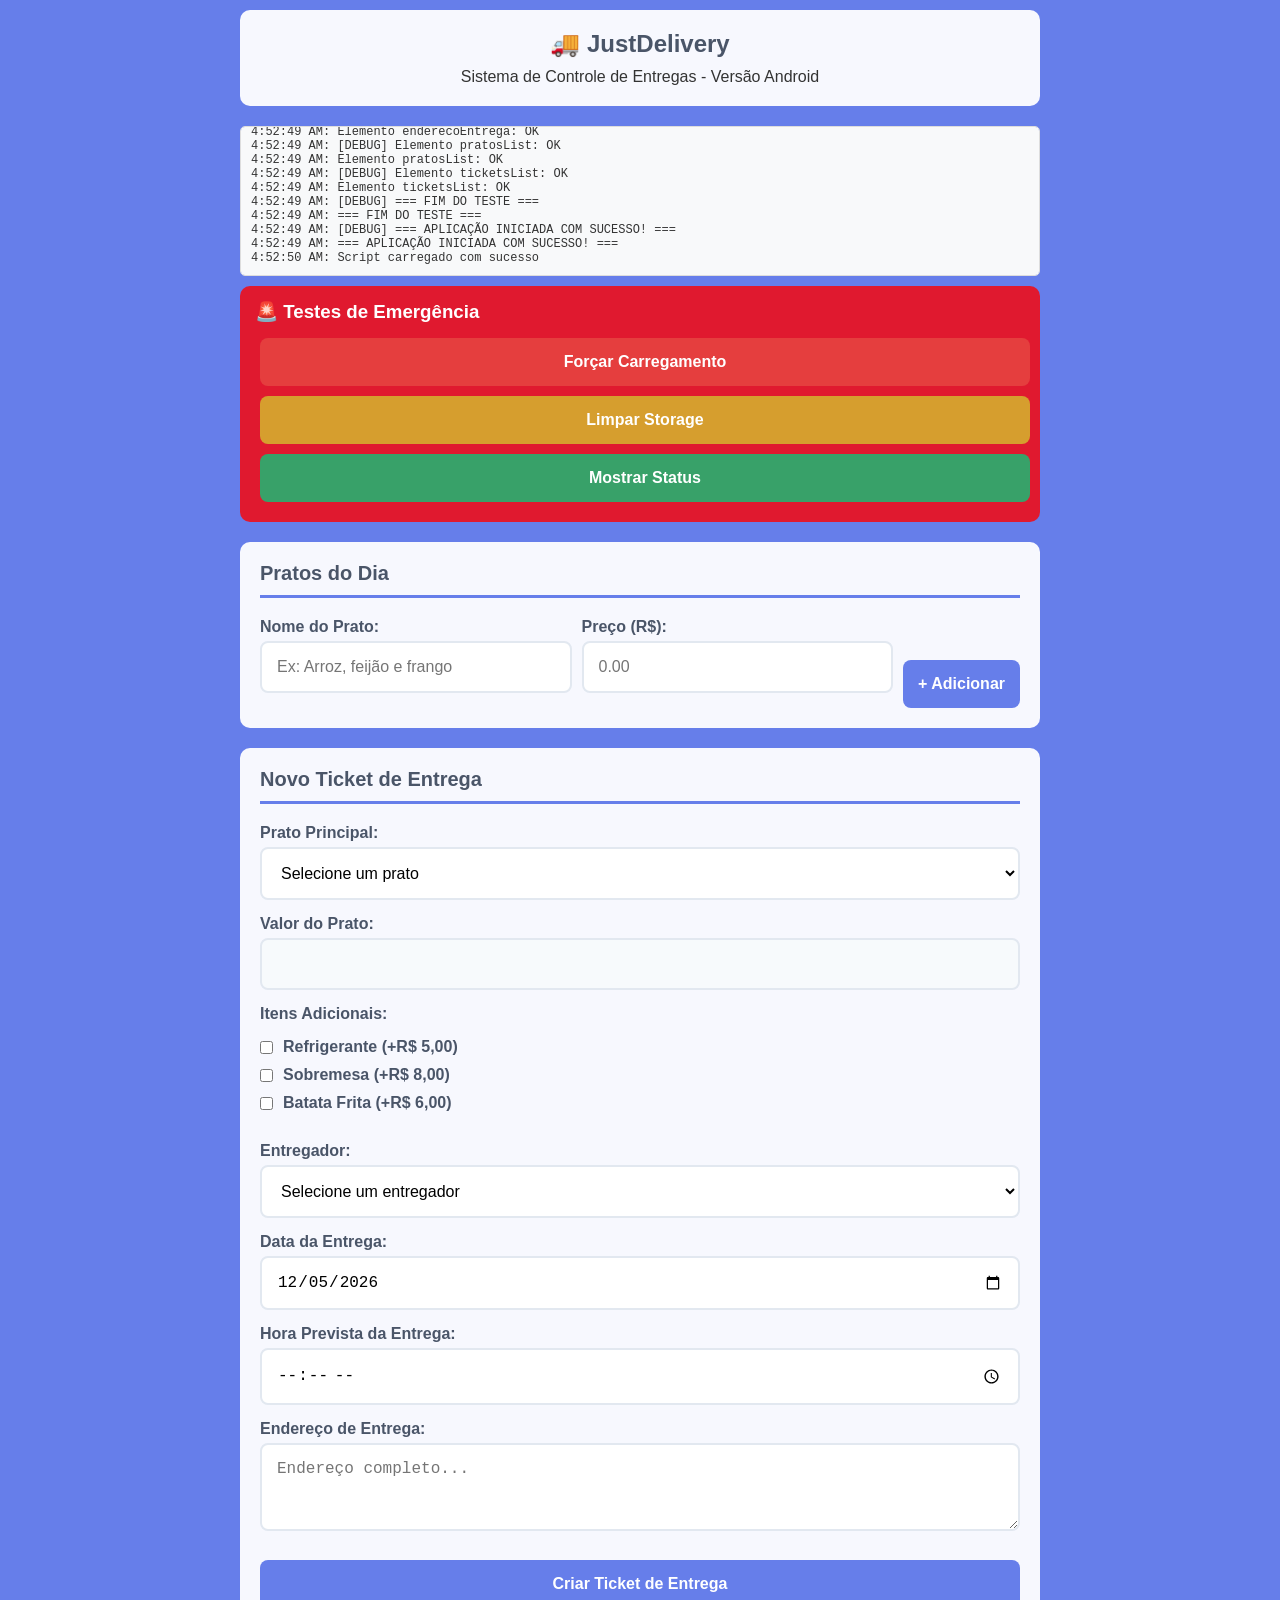
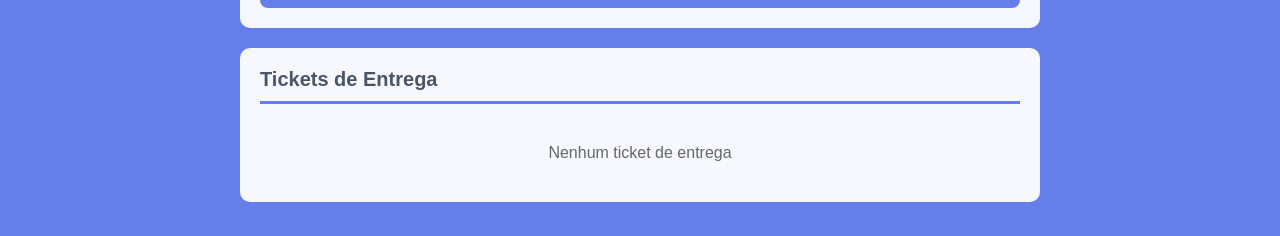
<file: android.html>
<!DOCTYPE html>
<html lang="pt-BR">
<head>
    <meta charset="UTF-8">
    <meta name="viewport" content="width=device-width, initial-scale=1.0, user-scalable=yes">
    <meta http-equiv="X-UA-Compatible" content="IE=edge">
    <title>JustDelivery - Android</title>
    
    <style>
        * {
            margin: 0;
            padding: 0;
            box-sizing: border-box;
        }
        
        body {
            font-family: Arial, sans-serif;
            background: #667eea;
            color: #333;
            padding: 10px;
            min-height: 100vh;
        }
        
        .container {
            max-width: 800px;
            margin: 0 auto;
        }
        
        header {
            background: rgba(255,255,255,0.95);
            padding: 20px;
            border-radius: 10px;
            text-align: center;
            margin-bottom: 20px;
        }
        
        h1 {
            color: #4a5568;
            font-size: 24px;
            margin-bottom: 10px;
        }
        
        .section {
            background: rgba(255,255,255,0.95);
            padding: 20px;
            border-radius: 10px;
            margin-bottom: 20px;
        }
        
        h2 {
            color: #4a5568;
            border-bottom: 3px solid #667eea;
            padding-bottom: 10px;
            margin-bottom: 20px;
            font-size: 20px;
        }
        
        .form-group {
            margin-bottom: 15px;
        }
        
        label {
            display: block;
            margin-bottom: 5px;
            font-weight: bold;
            color: #4a5568;
        }
        
        input[type="text"],
        input[type="number"],
        input[type="date"],
        input[type="time"],
        select,
        textarea {
            width: 100%;
            padding: 15px;
            border: 2px solid #e2e8f0;
            border-radius: 8px;
            font-size: 16px;
            background: white;
        }
        
        input:focus,
        select:focus,
        textarea:focus {
            outline: none;
            border-color: #667eea;
        }
        
        button {
            background: #667eea;
            color: white;
            border: none;
            padding: 15px 20px;
            border-radius: 8px;
            font-size: 16px;
            font-weight: bold;
            cursor: pointer;
            width: 100%;
            margin-top: 10px;
        }
        
        button:active {
            opacity: 0.8;
        }
        
        .form-row {
            display: flex;
            gap: 10px;
            align-items: end;
        }
        
        .form-row .form-group {
            flex: 1;
        }
        
        .form-row button {
            width: auto;
            margin-top: 0;
            padding: 15px;
        }
        
        .debug {
            background: #f8f9fa;
            border: 1px solid #ddd;
            padding: 10px;
            border-radius: 5px;
            font-family: monospace;
            font-size: 12px;
            margin: 10px 0;
            max-height: 150px;
            overflow-y: auto;
        }
        
        @media (max-width: 600px) {
            .form-row {
                flex-direction: column;
                align-items: stretch;
            }
            
            .form-row button {
                width: 100%;
                margin-top: 10px;
            }
            
            h1 {
                font-size: 20px;
            }
            
            .section {
                padding: 15px;
            }
        }
    </style>
</head>
<body>
    <div class="container">
        <header>
            <h1>🚚 JustDelivery</h1>
            <p>Sistema de Controle de Entregas - Versão Android</p>
        </header>
        
        <div id="debug" class="debug">
            Carregando sistema...
        </div>
        
        <!-- Botões de Teste de Emergência -->
        <div style="background: rgba(255,0,0,0.8); padding: 15px; border-radius: 10px; margin-bottom: 20px;">
            <h3 style="color: white; margin: 0 0 10px 0;">🚨 Testes de Emergência</h3>
            <button onclick="testeEmergencia()" style="background: #e53e3e; margin: 5px;">Forçar Carregamento</button>
            <button onclick="limparTudo()" style="background: #d69e2e; margin: 5px;">Limpar Storage</button>
            <button onclick="mostrarStatus()" style="background: #38a169; margin: 5px;">Mostrar Status</button>
        </div>
        
        <!-- Seção de Pratos do Dia -->
        <div class="section">
            <h2>Pratos do Dia</h2>
            
            <form id="pratoForm">
                <div class="form-row">
                    <div class="form-group">
                        <label for="nomePrato">Nome do Prato:</label>
                        <input type="text" id="nomePrato" placeholder="Ex: Arroz, feijão e frango" required>
                    </div>
                    <div class="form-group">
                        <label for="precoPrato">Preço (R$):</label>
                        <input type="number" id="precoPrato" step="0.01" min="0" placeholder="0.00" required>
                    </div>
                    <button type="submit">+ Adicionar</button>
                </div>
            </form>
            
            <div id="pratosList">
                <!-- Pratos serão listados aqui -->
            </div>
        </div>
        
        <!-- Seção de Novo Ticket -->
        <div class="section">
            <h2>Novo Ticket de Entrega</h2>
            
            <form id="deliveryForm">
                <div class="form-group">
                    <label for="pratoPrincipal">Prato Principal:</label>
                    <select id="pratoPrincipal" required>
                        <option value="">Selecione um prato</option>
                    </select>
                </div>
                
                <div class="form-group">
                    <label for="valorPrato">Valor do Prato:</label>
                    <input type="text" id="valorPrato" readonly style="background: #f7fafc;">
                </div>
                
                <div class="form-group">
                    <label>Itens Adicionais:</label>
                    <div style="padding: 10px 0;">
                        <label style="display: flex; align-items: center; margin-bottom: 10px;">
                            <input type="checkbox" id="refrigerante" value="refrigerante" style="width: auto; margin-right: 10px;">
                            Refrigerante (+R$ 5,00)
                        </label>
                        <label style="display: flex; align-items: center; margin-bottom: 10px;">
                            <input type="checkbox" id="sobremesa" value="sobremesa" style="width: auto; margin-right: 10px;">
                            Sobremesa (+R$ 8,00)
                        </label>
                        <label style="display: flex; align-items: center;">
                            <input type="checkbox" id="batata" value="batata" style="width: auto; margin-right: 10px;">
                            Batata Frita (+R$ 6,00)
                        </label>
                    </div>
                </div>
                
                <div class="form-group">
                    <label for="entregador">Entregador:</label>
                    <select id="entregador" required>
                        <option value="">Selecione um entregador</option>
                        <option value="João Silva">João Silva</option>
                        <option value="Maria Santos">Maria Santos</option>
                        <option value="Pedro Costa">Pedro Costa</option>
                        <option value="Ana Oliveira">Ana Oliveira</option>
                    </select>
                </div>
                
                <div class="form-group">
                    <label for="dataEntrega">Data da Entrega:</label>
                    <input type="date" id="dataEntrega" required>
                </div>
                
                <div class="form-group">
                    <label for="horaEntrega">Hora Prevista da Entrega:</label>
                    <input type="time" id="horaEntrega" required>
                </div>
                
                <div class="form-group">
                    <label for="enderecoEntrega">Endereço de Entrega:</label>
                    <textarea id="enderecoEntrega" rows="3" placeholder="Endereço completo..." required></textarea>
                </div>
                
                <button type="submit">Criar Ticket de Entrega</button>
            </form>
        </div>
        
        <!-- Seção de Tickets -->
        <div class="section">
            <h2>Tickets de Entrega</h2>
            <div id="ticketsList">
                <!-- Tickets serão listados aqui -->
            </div>
        </div>
        
        <!-- Loading fallback -->
        <div id="loadingFallback" style="display: none;">
            Carregando...
        </div>
    </div>

    <!-- Debug Console -->
    <script>
        var debugDiv = document.getElementById('debug');
        var originalLog = console.log;
        console.log = function(message) {
            originalLog.apply(console, arguments);
            if (debugDiv) {
                debugDiv.innerHTML += new Date().toLocaleTimeString() + ': ' + message + '<br>';
                debugDiv.scrollTop = debugDiv.scrollHeight;
            }
        };
        
        console.log('HTML carregado, iniciando JavaScript...');
        
        // Teste inicial de LocalStorage
        try {
            if (typeof(Storage) !== "undefined") {
                console.log('LocalStorage disponível');
                
                // Verificar se já existem dados
                var pratosExistentes = localStorage.getItem('justdelivery_pratos');
                var ticketsExistentes = localStorage.getItem('justdelivery_tickets');
                
                console.log('Dados de pratos no storage: ' + (pratosExistentes ? pratosExistentes.length + ' chars' : 'vazio'));
                console.log('Dados de tickets no storage: ' + (ticketsExistentes ? ticketsExistentes.length + ' chars' : 'vazio'));
            } else {
                console.log('LocalStorage NÃO disponível!');
            }
        } catch (e) {
            console.log('ERRO ao testar localStorage: ' + e.message);
        }
    </script>
    
    <!-- Script principal -->
    <script src="script-android-v2.js"></script>
    
    <script>
        // Verificar se tudo carregou
        setTimeout(function() {
            if (typeof initApp === 'function') {
                console.log('Script carregado com sucesso');
            } else {
                console.log('ERRO: Script não carregou');
                document.getElementById('debug').innerHTML += '<br><strong style="color: red;">ERRO: JavaScript não carregou corretamente</strong>';
            }
        }, 1000);
    </script>
</body>
</html>
</file>
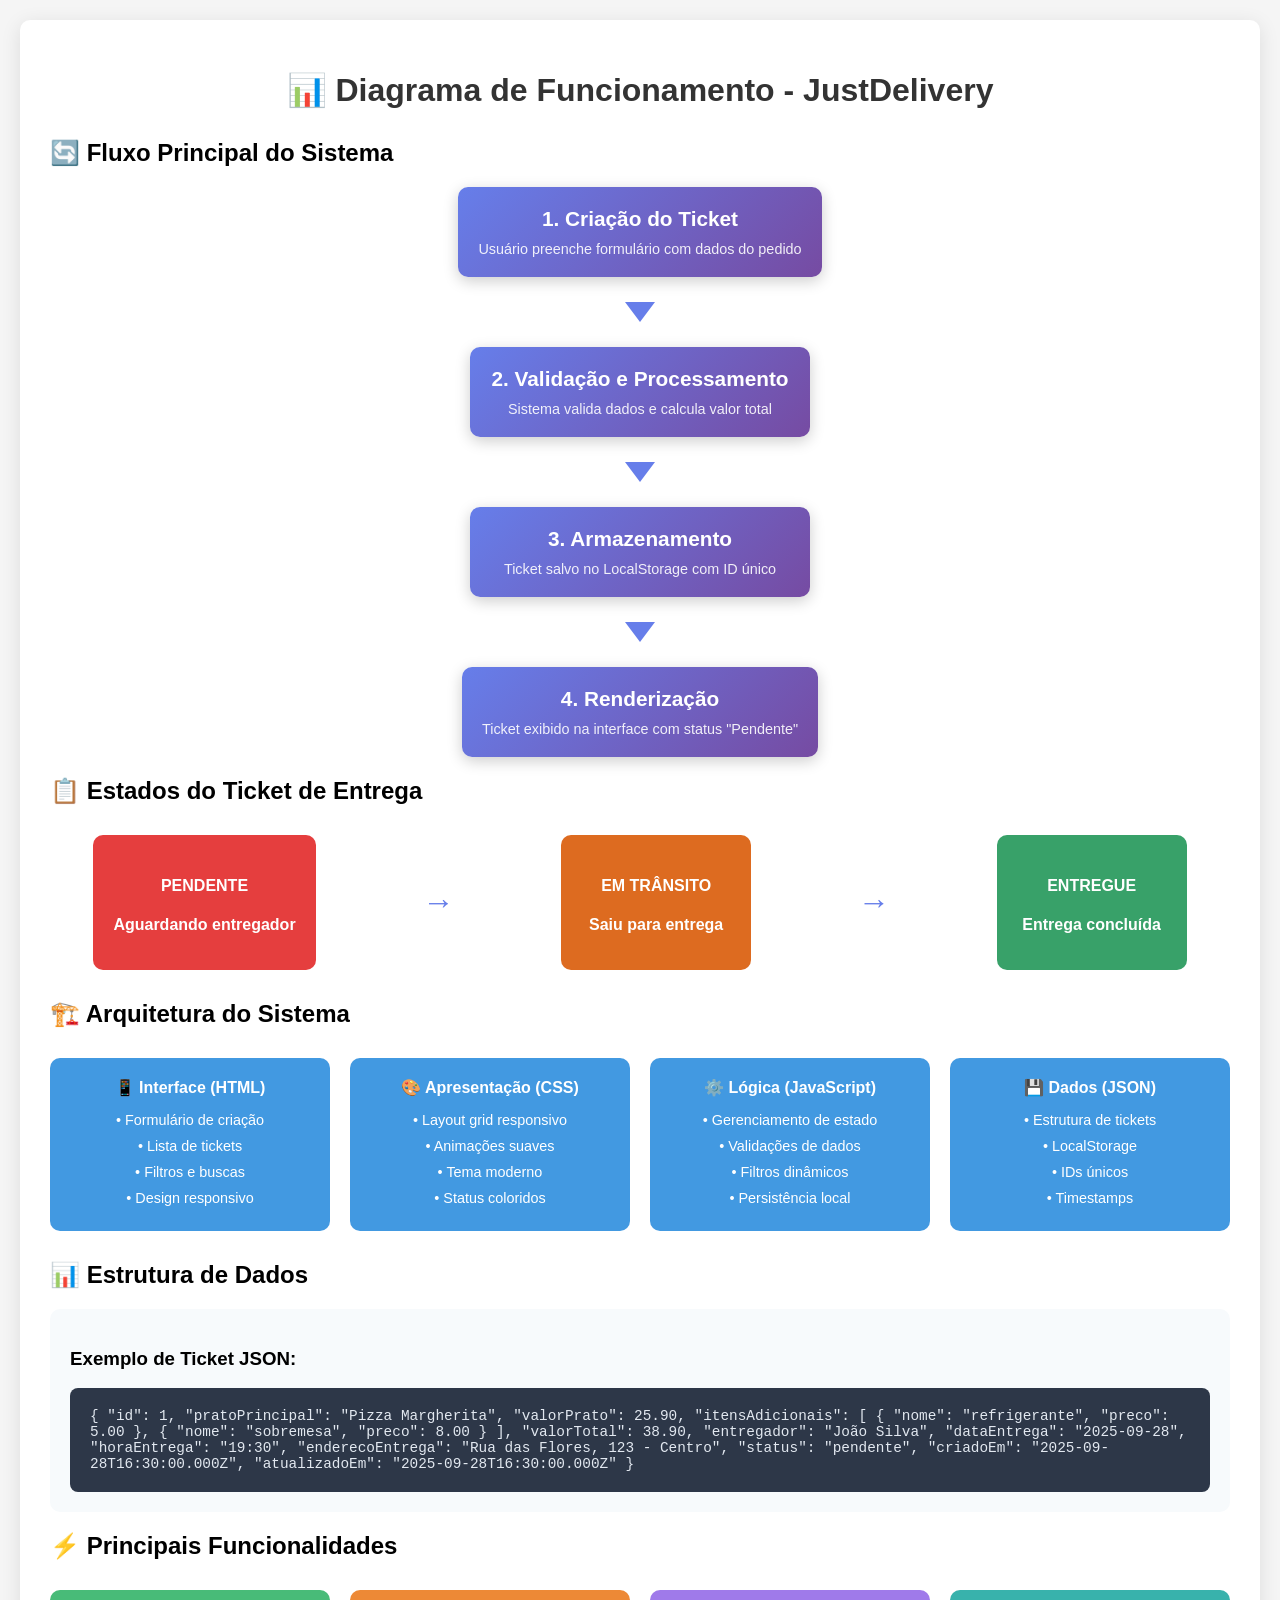
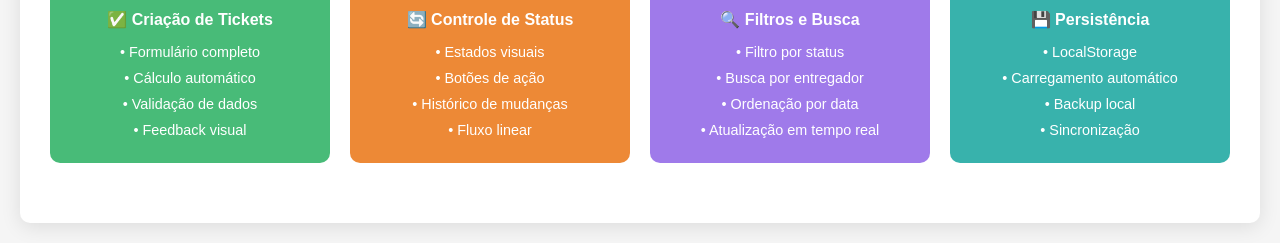
<file: diagrama.html>
<!DOCTYPE html>
<html lang="pt-BR">
<head>
    <meta charset="UTF-8">
    <meta name="viewport" content="width=device-width, initial-scale=1.0">
    <title>Diagrama de Fluxo - JustDelivery</title>
    <style>
        body {
            font-family: Arial, sans-serif;
            margin: 0;
            padding: 20px;
            background-color: #f5f5f5;
        }
        
        .diagram-container {
            max-width: 1200px;
            margin: 0 auto;
            background: white;
            padding: 30px;
            border-radius: 10px;
            box-shadow: 0 4px 20px rgba(0,0,0,0.1);
        }
        
        .diagram-title {
            text-align: center;
            color: #333;
            margin-bottom: 30px;
            font-size: 2em;
        }
        
        .flow-diagram {
            display: flex;
            flex-direction: column;
            gap: 20px;
            align-items: center;
        }
        
        .flow-step {
            background: linear-gradient(135deg, #667eea 0%, #764ba2 100%);
            color: white;
            padding: 20px;
            border-radius: 10px;
            min-width: 300px;
            text-align: center;
            position: relative;
            box-shadow: 0 4px 15px rgba(0,0,0,0.2);
        }
        
        .flow-step h3 {
            margin: 0 0 10px 0;
            font-size: 1.3em;
        }
        
        .flow-step p {
            margin: 0;
            font-size: 0.9em;
            opacity: 0.9;
        }
        
        .flow-arrow {
            width: 0;
            height: 0;
            border-left: 15px solid transparent;
            border-right: 15px solid transparent;
            border-top: 20px solid #667eea;
            margin: 5px 0;
        }
        
        .status-flow {
            display: flex;
            justify-content: space-around;
            flex-wrap: wrap;
            gap: 20px;
            margin: 30px 0;
        }
        
        .status-box {
            padding: 20px;
            border-radius: 10px;
            text-align: center;
            min-width: 150px;
            color: white;
            font-weight: bold;
        }
        
        .status-pendente {
            background: #e53e3e;
        }
        
        .status-transito {
            background: #dd6b20;
        }
        
        .status-entregue {
            background: #38a169;
        }
        
        .data-structure {
            background: #f7fafc;
            padding: 20px;
            border-radius: 10px;
            margin: 20px 0;
        }
        
        .json-example {
            background: #2d3748;
            color: #e2e8f0;
            padding: 20px;
            border-radius: 8px;
            font-family: 'Courier New', monospace;
            font-size: 0.9em;
            overflow-x: auto;
        }
        
        .architecture-diagram {
            display: grid;
            grid-template-columns: repeat(auto-fit, minmax(250px, 1fr));
            gap: 20px;
            margin: 30px 0;
        }
        
        .component-box {
            background: #4299e1;
            color: white;
            padding: 20px;
            border-radius: 10px;
            text-align: center;
        }
        
        .component-box h4 {
            margin: 0 0 10px 0;
        }
        
        .component-box ul {
            list-style: none;
            padding: 0;
            margin: 0;
        }
        
        .component-box li {
            padding: 5px 0;
            font-size: 0.9em;
        }
    </style>
</head>
<body>
    <div class="diagram-container">
        <h1 class="diagram-title">📊 Diagrama de Funcionamento - JustDelivery</h1>
        
        <!-- Fluxo Principal -->
        <section>
            <h2>🔄 Fluxo Principal do Sistema</h2>
            <div class="flow-diagram">
                <div class="flow-step">
                    <h3>1. Criação do Ticket</h3>
                    <p>Usuário preenche formulário com dados do pedido</p>
                </div>
                <div class="flow-arrow"></div>
                
                <div class="flow-step">
                    <h3>2. Validação e Processamento</h3>
                    <p>Sistema valida dados e calcula valor total</p>
                </div>
                <div class="flow-arrow"></div>
                
                <div class="flow-step">
                    <h3>3. Armazenamento</h3>
                    <p>Ticket salvo no LocalStorage com ID único</p>
                </div>
                <div class="flow-arrow"></div>
                
                <div class="flow-step">
                    <h3>4. Renderização</h3>
                    <p>Ticket exibido na interface com status "Pendente"</p>
                </div>
            </div>
        </section>
        
        <!-- Estados do Ticket -->
        <section>
            <h2>📋 Estados do Ticket de Entrega</h2>
            <div class="status-flow">
                <div class="status-box status-pendente">
                    <h4>PENDENTE</h4>
                    <p>Aguardando entregador</p>
                </div>
                <div style="display: flex; align-items: center; font-size: 2em; color: #667eea;">→</div>
                <div class="status-box status-transito">
                    <h4>EM TRÂNSITO</h4>
                    <p>Saiu para entrega</p>
                </div>
                <div style="display: flex; align-items: center; font-size: 2em; color: #667eea;">→</div>
                <div class="status-box status-entregue">
                    <h4>ENTREGUE</h4>
                    <p>Entrega concluída</p>
                </div>
            </div>
        </section>
        
        <!-- Arquitetura do Sistema -->
        <section>
            <h2>🏗️ Arquitetura do Sistema</h2>
            <div class="architecture-diagram">
                <div class="component-box">
                    <h4>📱 Interface (HTML)</h4>
                    <ul>
                        <li>• Formulário de criação</li>
                        <li>• Lista de tickets</li>
                        <li>• Filtros e buscas</li>
                        <li>• Design responsivo</li>
                    </ul>
                </div>
                
                <div class="component-box">
                    <h4>🎨 Apresentação (CSS)</h4>
                    <ul>
                        <li>• Layout grid responsivo</li>
                        <li>• Animações suaves</li>
                        <li>• Tema moderno</li>
                        <li>• Status coloridos</li>
                    </ul>
                </div>
                
                <div class="component-box">
                    <h4>⚙️ Lógica (JavaScript)</h4>
                    <ul>
                        <li>• Gerenciamento de estado</li>
                        <li>• Validações de dados</li>
                        <li>• Filtros dinâmicos</li>
                        <li>• Persistência local</li>
                    </ul>
                </div>
                
                <div class="component-box">
                    <h4>💾 Dados (JSON)</h4>
                    <ul>
                        <li>• Estrutura de tickets</li>
                        <li>• LocalStorage</li>
                        <li>• IDs únicos</li>
                        <li>• Timestamps</li>
                    </ul>
                </div>
            </div>
        </section>
        
        <!-- Estrutura de Dados -->
        <section>
            <h2>📊 Estrutura de Dados</h2>
            <div class="data-structure">
                <h3>Exemplo de Ticket JSON:</h3>
                <div class="json-example">
{
  "id": 1,
  "pratoPrincipal": "Pizza Margherita",
  "valorPrato": 25.90,
  "itensAdicionais": [
    {
      "nome": "refrigerante",
      "preco": 5.00
    },
    {
      "nome": "sobremesa", 
      "preco": 8.00
    }
  ],
  "valorTotal": 38.90,
  "entregador": "João Silva",
  "dataEntrega": "2025-09-28",
  "horaEntrega": "19:30",
  "enderecoEntrega": "Rua das Flores, 123 - Centro",
  "status": "pendente",
  "criadoEm": "2025-09-28T16:30:00.000Z",
  "atualizadoEm": "2025-09-28T16:30:00.000Z"
}
                </div>
            </div>
        </section>
        
        <!-- Funcionalidades -->
        <section>
            <h2>⚡ Principais Funcionalidades</h2>
            <div class="architecture-diagram">
                <div class="component-box" style="background: #48bb78;">
                    <h4>✅ Criação de Tickets</h4>
                    <ul>
                        <li>• Formulário completo</li>
                        <li>• Cálculo automático</li>
                        <li>• Validação de dados</li>
                        <li>• Feedback visual</li>
                    </ul>
                </div>
                
                <div class="component-box" style="background: #ed8936;">
                    <h4>🔄 Controle de Status</h4>
                    <ul>
                        <li>• Estados visuais</li>
                        <li>• Botões de ação</li>
                        <li>• Histórico de mudanças</li>
                        <li>• Fluxo linear</li>
                    </ul>
                </div>
                
                <div class="component-box" style="background: #9f7aea;">
                    <h4>🔍 Filtros e Busca</h4>
                    <ul>
                        <li>• Filtro por status</li>
                        <li>• Busca por entregador</li>
                        <li>• Ordenação por data</li>
                        <li>• Atualização em tempo real</li>
                    </ul>
                </div>
                
                <div class="component-box" style="background: #38b2ac;">
                    <h4>💾 Persistência</h4>
                    <ul>
                        <li>• LocalStorage</li>
                        <li>• Carregamento automático</li>
                        <li>• Backup local</li>
                        <li>• Sincronização</li>
                    </ul>
                </div>
            </div>
        </section>
    </div>
</body>
</html>
</file>
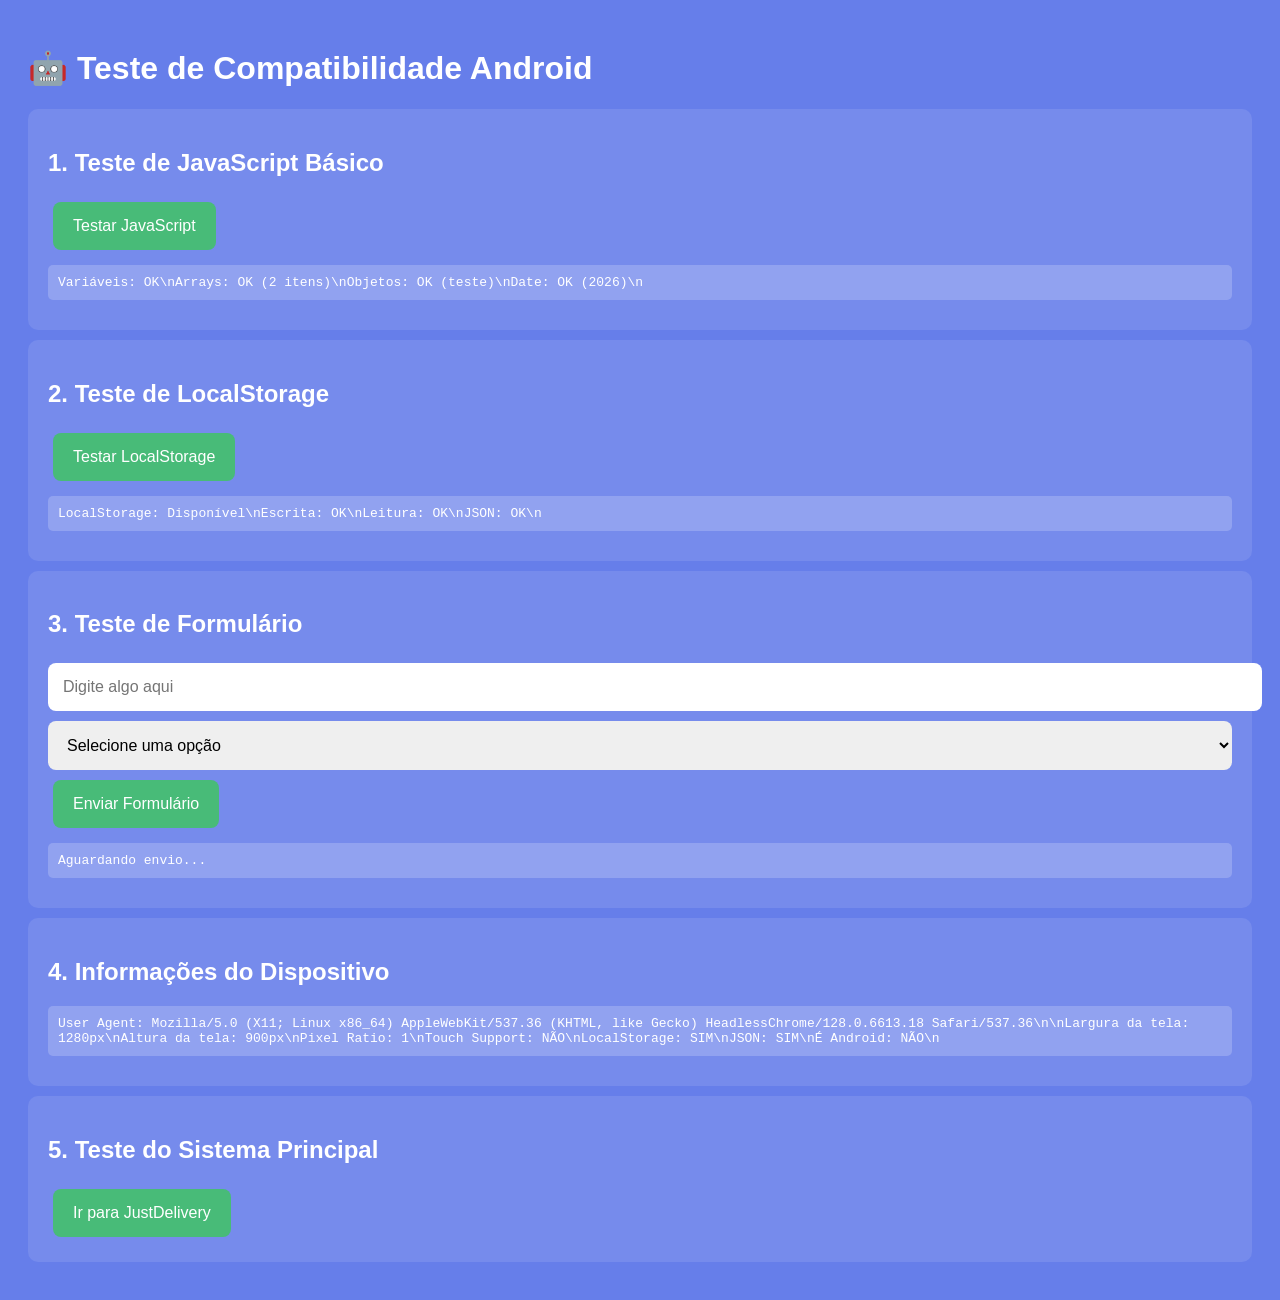
<file: teste-android.html>
<!DOCTYPE html>
<html lang="pt-BR">
<head>
    <meta charset="UTF-8">
    <meta name="viewport" content="width=device-width, initial-scale=1.0">
    <title>Teste JustDelivery - Android</title>
    <style>
        body {
            font-family: Arial, sans-serif;
            padding: 20px;
            background: #667eea;
            color: white;
            min-height: 100vh;
        }
        
        .test-section {
            background: rgba(255,255,255,0.1);
            padding: 20px;
            margin: 10px 0;
            border-radius: 10px;
        }
        
        button {
            background: #48bb78;
            color: white;
            border: none;
            padding: 15px 20px;
            border-radius: 8px;
            font-size: 16px;
            margin: 5px;
            cursor: pointer;
        }
        
        button:active {
            opacity: 0.8;
        }
        
        input, select {
            width: 100%;
            padding: 15px;
            border: none;
            border-radius: 8px;
            font-size: 16px;
            margin: 5px 0;
        }
        
        .result {
            background: rgba(255,255,255,0.2);
            padding: 10px;
            border-radius: 5px;
            margin: 10px 0;
            font-family: monospace;
        }
    </style>
</head>
<body>
    <h1>🤖 Teste de Compatibilidade Android</h1>
    
    <div class="test-section">
        <h2>1. Teste de JavaScript Básico</h2>
        <button onclick="testarJS()">Testar JavaScript</button>
        <div id="jsResult" class="result">Aguardando teste...</div>
    </div>
    
    <div class="test-section">
        <h2>2. Teste de LocalStorage</h2>
        <button onclick="testarLocalStorage()">Testar LocalStorage</button>
        <div id="storageResult" class="result">Aguardando teste...</div>
    </div>
    
    <div class="test-section">
        <h2>3. Teste de Formulário</h2>
        <form id="testForm">
            <input type="text" id="testInput" placeholder="Digite algo aqui" required>
            <select id="testSelect">
                <option value="">Selecione uma opção</option>
                <option value="opcao1">Opção 1</option>
                <option value="opcao2">Opção 2</option>
            </select>
            <button type="submit">Enviar Formulário</button>
        </form>
        <div id="formResult" class="result">Aguardando envio...</div>
    </div>
    
    <div class="test-section">
        <h2>4. Informações do Dispositivo</h2>
        <div id="deviceInfo" class="result">Carregando...</div>
    </div>
    
    <div class="test-section">
        <h2>5. Teste do Sistema Principal</h2>
        <button onclick="window.location.href='index.html'">Ir para JustDelivery</button>
    </div>

    <script>
        // Função para testar JavaScript básico
        function testarJS() {
            try {
                var resultado = '';
                
                // Teste de variáveis
                var teste1 = 'JavaScript funcionando';
                resultado += 'Variáveis: OK\\n';
                
                // Teste de arrays
                var array = [1, 2, 3];
                var filtrado = [];
                for (var i = 0; i < array.length; i++) {
                    if (array[i] > 1) {
                        filtrado.push(array[i]);
                    }
                }
                resultado += 'Arrays: OK (' + filtrado.length + ' itens)\\n';
                
                // Teste de objetos
                var obj = { nome: 'teste', valor: 123 };
                resultado += 'Objetos: OK (' + obj.nome + ')\\n';
                
                // Teste de Date
                var agora = new Date();
                resultado += 'Date: OK (' + agora.getFullYear() + ')\\n';
                
                document.getElementById('jsResult').innerHTML = resultado;
                
            } catch (error) {
                document.getElementById('jsResult').innerHTML = 'ERRO: ' + error.message;
            }
        }
        
        // Função para testar LocalStorage
        function testarLocalStorage() {
            try {
                var resultado = '';
                
                // Testar se localStorage existe
                if (typeof(Storage) !== "undefined") {
                    resultado += 'LocalStorage: Disponível\\n';
                    
                    // Testar escrita
                    localStorage.setItem('teste', 'valor_teste');
                    resultado += 'Escrita: OK\\n';
                    
                    // Testar leitura
                    var valor = localStorage.getItem('teste');
                    if (valor === 'valor_teste') {
                        resultado += 'Leitura: OK\\n';
                    } else {
                        resultado += 'Leitura: ERRO\\n';
                    }
                    
                    // Testar JSON
                    var obj = { teste: 'json', numero: 123 };
                    localStorage.setItem('teste_json', JSON.stringify(obj));
                    var objRecuperado = JSON.parse(localStorage.getItem('teste_json'));
                    if (objRecuperado.teste === 'json') {
                        resultado += 'JSON: OK\\n';
                    } else {
                        resultado += 'JSON: ERRO\\n';
                    }
                    
                    // Limpeza
                    localStorage.removeItem('teste');
                    localStorage.removeItem('teste_json');
                    
                } else {
                    resultado += 'LocalStorage: NÃO DISPONÍVEL\\n';
                }
                
                document.getElementById('storageResult').innerHTML = resultado;
                
            } catch (error) {
                document.getElementById('storageResult').innerHTML = 'ERRO: ' + error.message;
            }
        }
        
        // Mostrar informações do dispositivo
        function mostrarInfoDispositivo() {
            try {
                var info = '';
                info += 'User Agent: ' + navigator.userAgent + '\\n\\n';
                info += 'Largura da tela: ' + window.innerWidth + 'px\\n';
                info += 'Altura da tela: ' + window.innerHeight + 'px\\n';
                info += 'Pixel Ratio: ' + (window.devicePixelRatio || 1) + '\\n';
                info += 'Touch Support: ' + ('ontouchstart' in window ? 'SIM' : 'NÃO') + '\\n';
                info += 'LocalStorage: ' + (typeof(Storage) !== "undefined" ? 'SIM' : 'NÃO') + '\\n';
                info += 'JSON: ' + (typeof JSON !== "undefined" ? 'SIM' : 'NÃO') + '\\n';
                
                // Verificar se é Android
                var isAndroid = /Android/i.test(navigator.userAgent);
                info += 'É Android: ' + (isAndroid ? 'SIM' : 'NÃO') + '\\n';
                
                if (isAndroid) {
                    var match = navigator.userAgent.match(/Android ([0-9.]+)/i);
                    if (match) {
                        info += 'Versão Android: ' + match[1] + '\\n';
                    }
                }
                
                document.getElementById('deviceInfo').innerHTML = info;
                
            } catch (error) {
                document.getElementById('deviceInfo').innerHTML = 'ERRO: ' + error.message;
            }
        }
        
        // Event listeners
        document.addEventListener('DOMContentLoaded', function() {
            mostrarInfoDispositivo();
            
            // Teste de formulário
            document.getElementById('testForm').addEventListener('submit', function(e) {
                e.preventDefault();
                
                var input = document.getElementById('testInput').value;
                var select = document.getElementById('testSelect').value;
                
                var resultado = 'Formulário enviado!\\n';
                resultado += 'Input: ' + input + '\\n';
                resultado += 'Select: ' + select + '\\n';
                
                document.getElementById('formResult').innerHTML = resultado;
            });
        });
        
        // Executar teste básico automaticamente
        setTimeout(function() {
            testarJS();
            testarLocalStorage();
        }, 1000);
    </script>
</body>
</html>
</file>
<file: styles.css>
* {
    margin: 0;
    padding: 0;
    box-sizing: border-box;
    -webkit-box-sizing: border-box;
    -moz-box-sizing: border-box;
}

html {
    -webkit-text-size-adjust: 100%;
    -ms-text-size-adjust: 100%;
    height: 100%;
}

body {
    font-family: -apple-system, BlinkMacSystemFont, 'Segoe UI', 'Roboto', 'Oxygen', 'Ubuntu', 'Cantarell', 'Helvetica Neue', Arial, sans-serif;
    background: #667eea;
    background: -webkit-linear-gradient(135deg, #667eea 0%, #764ba2 100%);
    background: -moz-linear-gradient(135deg, #667eea 0%, #764ba2 100%);
    background: -o-linear-gradient(135deg, #667eea 0%, #764ba2 100%);
    background: linear-gradient(135deg, #667eea 0%, #764ba2 100%);
    min-height: 100vh;
    min-height: -webkit-fill-available;
    color: #333;
    -webkit-font-smoothing: antialiased;
    -moz-osx-font-smoothing: grayscale;
    overflow-x: hidden;
    position: relative;
}

.container {
    max-width: 1200px;
    margin: 0 auto;
    padding: 20px;
}

header {
    text-align: center;
    margin-bottom: 30px;
    background: rgba(255, 255, 255, 0.95);
    padding: 30px;
    border-radius: 15px;
    box-shadow: 0 10px 30px rgba(0, 0, 0, 0.1);
}

header h1 {
    color: #4a5568;
    font-size: 2.5em;
    margin-bottom: 10px;
}

header p {
    color: #718096;
    font-size: 1.2em;
}

/* Layout base com fallbacks */
main {
    display: block;
    width: 100%;
}

.desktop-grid {
    display: block;
    width: 100%;
}

/* Para navegadores que suportam flexbox */
@supports (display: flex) {
    main {
        display: -webkit-box;
        display: -ms-flexbox;
        display: flex;
        -webkit-box-orient: vertical;
        -webkit-box-direction: normal;
        -ms-flex-direction: column;
        flex-direction: column;
        gap: 30px;
        -webkit-box-align: stretch;
        -ms-flex-align: stretch;
        align-items: stretch;
    }

    .desktop-grid {
        display: -webkit-box;
        display: -ms-flexbox;
        display: flex;
        -webkit-box-orient: vertical;
        -webkit-box-direction: normal;
        -ms-flex-direction: column;
        flex-direction: column;
        gap: 30px;
        -webkit-box-align: stretch;
        -ms-flex-align: stretch;
        align-items: stretch;
    }
}

/* Layout desktop para navegadores modernos */
@media (min-width: 1025px) {
    @supports (display: flex) {
        .desktop-grid {
            -webkit-box-orient: horizontal;
            -webkit-box-direction: normal;
            -ms-flex-direction: row;
            flex-direction: row;
            -webkit-box-align: start;
            -ms-flex-align: start;
            align-items: flex-start;
        }
        
        .form-section,
        .tickets-section {
            -webkit-box-flex: 1;
            -ms-flex: 1;
            flex: 1;
        }
    }
}

/* Responsividade para tablets */
@media (max-width: 1024px) {
    main {
        gap: 25px;
    }
    
    .desktop-grid {
        display: -webkit-box;
        display: -ms-flexbox;
        display: flex;
        flex-direction: column;
        gap: 25px;
    }
    
    .container {
        padding: 15px;
    }
    
    header {
        padding: 25px 20px;
    }
    
    header h1 {
        font-size: 2.2em;
    }
    
    .form-section, .tickets-section, .pratos-section, .adicionais-section {
        padding: 25px;
    }
    
    .form-row {
        flex-direction: column;
        align-items: stretch;
    }
    
    .form-row .form-group {
        flex: 1 1 auto;
        min-width: auto;
    }
    
    .form-row .btn-add-prato, .form-row .btn-add-adicional {
        margin-top: 10px;
    }
}

.pratos-section, .adicionais-section {
    grid-column: 1 / -1;
    background: rgba(255, 255, 255, 0.95);
    padding: 30px;
    border-radius: 15px;
    box-shadow: 0 10px 30px rgba(0, 0, 0, 0.1);
    margin-bottom: 0;
    width: 100%;
    order: -1;
}

.form-section, .tickets-section {
    background: rgba(255, 255, 255, 0.95);
    padding: 30px;
    border-radius: 15px;
    box-shadow: 0 10px 30px rgba(0, 0, 0, 0.1);
}

.form-section h2, .tickets-section h2, .pratos-section h2, .adicionais-section h2 {
    color: #4a5568;
    margin-bottom: 25px;
    font-size: 1.8em;
    border-bottom: 3px solid #667eea;
    padding-bottom: 10px;
}

.form-group {
    margin-bottom: 20px;
}

.form-group label {
    display: block;
    margin-bottom: 8px;
    font-weight: 600;
    color: #4a5568;
}

.form-group input,
.form-group select,
.form-group textarea {
    width: 100%;
    padding: 12px;
    border: 2px solid #e2e8f0;
    border-radius: 8px;
    font-size: 16px;
    transition: all 0.3s ease;
}

.form-group input:focus,
.form-group select:focus,
.form-group textarea:focus {
    outline: none;
    border-color: #667eea;
    box-shadow: 0 0 0 3px rgba(102, 126, 234, 0.1);
}

.adicional-group {
    display: flex;
    align-items: center;
    margin-bottom: 8px;
    padding: 8px;
    background: #f7fafc;
    border-radius: 6px;
}

.adicional-group input[type="checkbox"] {
    width: auto;
    margin-right: 10px;
    transform: scale(1.2);
}

.btn-submit {
    width: 100%;
    padding: 15px;
    background: linear-gradient(135deg, #667eea 0%, #764ba2 100%);
    color: white;
    border: none;
    border-radius: 8px;
    font-size: 18px;
    font-weight: 600;
    cursor: pointer;
    transition: all 0.3s ease;
    text-transform: uppercase;
    letter-spacing: 1px;
}

.btn-submit:hover {
    transform: translateY(-2px);
    box-shadow: 0 8px 25px rgba(102, 126, 234, 0.3);
}

/* Estilos para Cadastro de Pratos e Itens Adicionais */
.pratos-cadastro, .adicionais-cadastro {
    background: #f8f9fa;
    padding: 20px;
    border-radius: 10px;
    margin-bottom: 20px;
}

.form-row {
    display: -webkit-box;
    display: -ms-flexbox;
    display: flex;
    flex-wrap: wrap;
    gap: 15px;
    align-items: flex-end;
}

.form-row .form-group {
    flex: 2;
    min-width: 200px;
}

.form-row .form-group:nth-child(2) {
    flex: 1;
    min-width: 120px;
}

.form-row .btn-add-prato, .form-row .btn-add-adicional {
    flex: 0 0 auto;
}

.btn-add-prato, .btn-add-adicional {
    padding: 12px 20px;
    background: linear-gradient(135deg, #48bb78 0%, #38a169 100%);
    color: white;
    border: none;
    border-radius: 8px;
    font-size: 14px;
    font-weight: 600;
    cursor: pointer;
    transition: all 0.3s ease;
    white-space: nowrap;
    height: fit-content;
}

.btn-add-prato:hover, .btn-add-adicional:hover {
    transform: translateY(-2px);
    box-shadow: 0 6px 20px rgba(72, 187, 120, 0.3);
}

.pratos-list, .adicionais-list {
    display: -webkit-box;
    display: -ms-flexbox;
    display: flex;
    flex-wrap: wrap;
    gap: 15px;
}

.prato-card, .adicional-card {
    flex: 1 1 250px;
    min-width: 250px;
    max-width: 300px;
}

.prato-card, .adicional-card {
    background: #ffffff;
    border: 2px solid #e2e8f0;
    border-radius: 10px;
    padding: 15px;
    transition: all 0.3s ease;
    position: relative;
}

.prato-card:hover, .adicional-card:hover {
    transform: translateY(-3px);
    box-shadow: 0 6px 20px rgba(0, 0, 0, 0.1);
    border-color: #667eea;
}

.prato-nome, .adicional-nome {
    font-weight: 600;
    color: #2d3748;
    font-size: 1em;
    margin-bottom: 8px;
    line-height: 1.3;
}

.prato-preco, .adicional-preco {
    font-size: 1.2em;
    font-weight: 700;
    color: #38a169;
    margin-bottom: 10px;
}

.prato-actions, .adicional-actions {
    display: flex;
    gap: 8px;
}

.btn-remove-prato, .btn-remove-adicional {
    padding: 6px 12px;
    background: #fed7d7;
    color: #c53030;
    border: 2px solid #c53030;
    border-radius: 6px;
    font-size: 12px;
    font-weight: 600;
    cursor: pointer;
    transition: all 0.3s ease;
}

.btn-remove-prato:hover, .btn-remove-adicional:hover {
    background: #c53030;
    color: white;
    transform: translateY(-1px);
}

.prato-disponivel, .adicional-disponivel {
    border-left: 4px solid #38a169;
}

.prato-indisponivel, .adicional-indisponivel {
    border-left: 4px solid #e53e3e;
    opacity: 0.6;
}

.empty-pratos, .empty-adicionais {
    text-align: center;
    padding: 40px;
    color: #718096;
    font-style: italic;
    grid-column: 1 / -1;
}

.empty-adicionais-form {
    text-align: center;
    padding: 20px;
    color: #718096;
    font-style: italic;
    background: #f7fafc;
    border-radius: 6px;
}

.filter-section {
    display: flex;
    gap: 15px;
    margin-bottom: 20px;
}

.filter-section select,
.filter-section input {
    flex: 1;
    padding: 10px;
    border: 2px solid #e2e8f0;
    border-radius: 6px;
    font-size: 14px;
}

.tickets-list {
    max-height: 600px;
    overflow-y: auto;
}

.ticket-card {
    background: #f8f9fa;
    border: 2px solid #e9ecef;
    border-radius: 12px;
    padding: 20px;
    margin-bottom: 15px;
    transition: all 0.3s ease;
    position: relative;
}

.ticket-card:hover {
    transform: translateY(-3px);
    box-shadow: 0 8px 25px rgba(0, 0, 0, 0.1);
    border-color: #667eea;
}

.ticket-header {
    display: flex;
    justify-content: between;
    align-items: center;
    margin-bottom: 15px;
}

.ticket-id {
    font-weight: 700;
    color: #667eea;
    font-size: 1.1em;
}

.status-badge {
    padding: 6px 12px;
    border-radius: 20px;
    font-size: 12px;
    font-weight: 600;
    text-transform: uppercase;
    letter-spacing: 0.5px;
}

.status-pendente {
    background: #fed7d7;
    color: #c53030;
}

.status-em-transito {
    background: #fef5e7;
    color: #dd6b20;
}

.status-entregue {
    background: #c6f6d5;
    color: #38a169;
}

.ticket-details {
    display: grid;
    grid-template-columns: 1fr 1fr;
    gap: 15px;
    margin-bottom: 15px;
}

.detail-item {
    display: flex;
    flex-direction: column;
}

.detail-label {
    font-size: 12px;
    color: #718096;
    text-transform: uppercase;
    font-weight: 600;
    margin-bottom: 4px;
}

.detail-value {
    font-size: 14px;
    color: #2d3748;
    font-weight: 500;
}

.valor-total {
    font-size: 18px;
    font-weight: 700;
    color: #38a169;
}

.itens-adicionais {
    margin-top: 10px;
}

.item-adicional {
    display: inline-block;
    background: #e2e8f0;
    color: #4a5568;
    padding: 4px 8px;
    border-radius: 15px;
    font-size: 12px;
    margin-right: 8px;
    margin-bottom: 5px;
}

.ticket-actions {
    display: flex;
    gap: 10px;
    margin-top: 15px;
}

.btn-action {
    padding: 8px 16px;
    border: none;
    border-radius: 6px;
    font-size: 12px;
    font-weight: 600;
    cursor: pointer;
    transition: all 0.3s ease;
    text-transform: uppercase;
}

.btn-transito {
    background: #fef5e7;
    color: #dd6b20;
    border: 2px solid #dd6b20;
}

.btn-entregar {
    background: #c6f6d5;
    color: #38a169;
    border: 2px solid #38a169;
}

.btn-action:hover {
    transform: translateY(-1px);
    box-shadow: 0 4px 12px rgba(0, 0, 0, 0.15);
}

.empty-state {
    text-align: center;
    padding: 40px;
    color: #718096;
    font-style: italic;
}

@media (max-width: 768px) {
    body {
        font-size: 14px;
    }
    
    .container {
        padding: 10px;
        max-width: 100%;
    }
    
    main {
        grid-template-columns: 1fr;
        gap: 20px;
    }
    
    header {
        padding: 20px 15px;
        margin-bottom: 20px;
    }
    
    header h1 {
        font-size: 1.8em;
        margin-bottom: 8px;
    }
    
    header p {
        font-size: 1em;
    }
    
    .form-section, .tickets-section, .pratos-section {
        padding: 20px 15px;
        border-radius: 12px;
    }
    
    .form-section h2, .tickets-section h2, .pratos-section h2 {
        font-size: 1.5em;
        margin-bottom: 20px;
    }
    
    .form-row {
        grid-template-columns: 1fr;
        gap: 15px;
    }
    
    .btn-add-prato {
        width: 100%;
        padding: 15px;
        font-size: 16px;
    }
    
    .pratos-list {
        grid-template-columns: 1fr;
        gap: 12px;
    }
    
    .prato-card {
        padding: 12px;
    }
    
    .prato-nome {
        font-size: 0.95em;
    }
    
    .form-group {
        margin-bottom: 18px;
    }
    
    .form-group label {
        font-size: 15px;
        margin-bottom: 6px;
    }
    
    .form-group input,
    .form-group select,
    .form-group textarea {
        padding: 15px 12px;
        font-size: 16px; /* Evita zoom no iOS */
        border-radius: 8px;
    }
    
    .btn-submit {
        padding: 18px;
        font-size: 16px;
        border-radius: 10px;
    }
    
    .ticket-details {
        grid-template-columns: 1fr;
        gap: 12px;
    }
    
    .ticket-card {
        padding: 15px;
        margin-bottom: 12px;
    }
    
    .ticket-header {
        flex-direction: column;
        align-items: flex-start;
        gap: 8px;
    }
    
    .ticket-id {
        font-size: 1em;
    }
    
    .status-badge {
        font-size: 11px;
        padding: 5px 10px;
    }
    
    .detail-label {
        font-size: 11px;
    }
    
    .detail-value {
        font-size: 13px;
    }
    
    .valor-total {
        font-size: 16px;
    }
    
    .filter-section {
        flex-direction: column;
        gap: 12px;
    }
    
    .filter-section select,
    .filter-section input {
        padding: 12px;
        font-size: 16px;
        border-radius: 8px;
    }
    
    .ticket-actions {
        flex-direction: column;
        gap: 8px;
    }
    
    .btn-action {
        width: 100%;
        padding: 12px;
        font-size: 13px;
        text-align: center;
    }
    
    .tickets-list {
        max-height: 500px;
    }
    
    .adicional-group {
        padding: 10px;
        margin-bottom: 6px;
    }
    
    .adicional-group label {
        font-size: 14px;
    }
}

/* Responsividade para dispositivos muito pequenos */
@media (max-width: 480px) {
    .container {
        padding: 8px;
    }
    
    header {
        padding: 15px 10px;
    }
    
    header h1 {
        font-size: 1.6em;
    }
    
    .form-section, .tickets-section, .pratos-section {
        padding: 15px 12px;
    }
    
    .form-section h2, .tickets-section h2, .pratos-section h2 {
        font-size: 1.3em;
    }
    
    .form-group input,
    .form-group select,
    .form-group textarea {
        padding: 12px 10px;
    }
    
    .ticket-card {
        padding: 12px;
    }
    
    .prato-card {
        padding: 10px;
    }
    
    .prato-nome {
        font-size: 0.9em;
        line-height: 1.2;
    }
    
    .prato-preco {
        font-size: 1.1em;
    }
    
    .btn-remove-prato {
        padding: 8px 10px;
        font-size: 11px;
    }
    
    .item-adicional {
        font-size: 11px;
        padding: 3px 6px;
    }
    
    .detail-value {
        font-size: 12px;
    }
    
    .valor-total {
        font-size: 15px;
    }
}

/* Responsividade para telas muito grandes */
@media (min-width: 1400px) {
    .container {
        max-width: 1400px;
    }
    
    main {
        gap: 40px;
    }
    
    .pratos-list {
        grid-template-columns: repeat(auto-fill, minmax(280px, 1fr));
    }
    
    .form-section, .tickets-section, .pratos-section {
        padding: 35px;
    }
}

/* Otimizações para landscape em dispositivos móveis */
@media (max-width: 768px) and (orientation: landscape) {
    header {
        padding: 15px;
        margin-bottom: 15px;
    }
    
    header h1 {
        font-size: 1.7em;
        margin-bottom: 5px;
    }
    
    .form-section, .tickets-section, .pratos-section {
        padding: 18px 15px;
    }
    
    .tickets-list {
        max-height: 350px;
    }
    
    .form-row {
        grid-template-columns: 2fr 1fr auto;
        gap: 10px;
        align-items: end;
    }
    
    .btn-add-prato {
        width: auto;
        padding: 12px 16px;
        font-size: 14px;
    }
}

/* Animações */
@keyframes slideIn {
    from {
        opacity: 0;
        transform: translateY(30px);
    }
    to {
        opacity: 1;
        transform: translateY(0);
    }
}

.ticket-card {
    animation: slideIn 0.3s ease-out;
}

/* Melhorias para dispositivos touch */
@media (hover: none) and (pointer: coarse) {
    .btn-submit,
    .btn-add-prato,
    .btn-action,
    .btn-remove-prato {
        min-height: 44px; /* Apple Human Interface Guidelines */
        min-width: 44px;
    }
    
    .form-group input,
    .form-group select,
    .form-group textarea {
        min-height: 44px;
    }
    
    .ticket-card:hover {
        transform: none; /* Remove hover effects em touch devices */
    }
    
    .prato-card:hover {
        transform: none;
    }
    
    .btn-submit:hover,
    .btn-add-prato:hover,
    .btn-action:hover,
    .btn-remove-prato:hover {
        transform: none;
        box-shadow: 0 4px 12px rgba(0, 0, 0, 0.15);
    }
}

/* Melhorias para acessibilidade */
@media (prefers-reduced-motion: reduce) {
    * {
        animation-duration: 0.01ms !important;
        animation-iteration-count: 1 !important;
        transition-duration: 0.01ms !important;
    }
    
    .ticket-card {
        animation: none;
    }
}

/* Alto contraste */
@media (prefers-contrast: high) {
    .form-group input,
    .form-group select,
    .form-group textarea {
        border: 3px solid #000;
    }
    
    .btn-submit,
    .btn-add-prato {
        border: 2px solid #000;
    }
    
    .status-badge {
        border: 2px solid #000;
        font-weight: 700;
    }
}

/* Modo escuro (se suportado pelo sistema) */
@media (prefers-color-scheme: dark) {
    body {
        background: linear-gradient(135deg, #2d3748 0%, #4a5568 100%);
        color: #e2e8f0;
    }
    
    .form-section, .tickets-section, .pratos-section {
        background: rgba(45, 55, 72, 0.95);
        color: #e2e8f0;
    }
    
    header {
        background: rgba(45, 55, 72, 0.95);
        color: #e2e8f0;
    }
    
    .form-group input,
    .form-group select,
    .form-group textarea {
        background: #4a5568;
        border-color: #718096;
        color: #e2e8f0;
    }
    
    .ticket-card {
        background: #4a5568;
        border-color: #718096;
        color: #e2e8f0;
    }
    
    .prato-card {
        background: #4a5568;
        border-color: #718096;
        color: #e2e8f0;
    }
}

/* Estilos específicos para dispositivos móveis */
.mobile-device .form-group input,
.mobile-device .form-group select,
.mobile-device .form-group textarea {
    padding: 16px 14px;
    font-size: 16px !important; /* Previne zoom no iOS */
    border-radius: 10px;
}

.mobile-device .btn-submit,
.mobile-device .btn-add-prato {
    padding: 18px;
    font-size: 16px;
    border-radius: 12px;
    min-height: 50px;
}

.mobile-device .ticket-card {
    border-radius: 12px;
    margin-bottom: 15px;
}

.mobile-device .prato-card {
    border-radius: 12px;
}

/* Estilos específicos para Android */
.android-device {
    --vh: 1vh; /* Fallback */
}

.android-device body {
    height: 100vh;
    height: calc(var(--vh, 1vh) * 100);
}

.android-device .form-group input,
.android-device .form-group select,
.android-device .form-group textarea {
    -webkit-appearance: none;
    -moz-appearance: none;
    appearance: none;
    background-color: #fff;
    border: 2px solid #e2e8f0;
    border-radius: 8px;
    font-size: 16px !important;
    line-height: 1.5;
    padding: 14px 16px;
    transition: border-color 0.3s ease;
}

.android-device .form-group select {
    background-image: url("data:image/svg+xml;charset=utf8,%3Csvg xmlns='http://www.w3.org/2000/svg' viewBox='0 0 4 5'%3E%3Cpath fill='%23666' d='M2 0L0 2h4zm0 5L0 3h4z'/%3E%3C/svg%3E");
    background-repeat: no-repeat;
    background-position: right 12px center;
    background-size: 12px;
    padding-right: 40px;
}

.android-device .btn-submit,
.android-device .btn-add-prato,
.android-device .btn-action,
.android-device .btn-remove-prato {
    -webkit-appearance: none;
    -moz-appearance: none;
    appearance: none;
    border: none;
    border-radius: 8px;
    cursor: pointer;
    font-size: 16px;
    font-weight: 600;
    padding: 16px 20px;
    text-align: center;
    text-decoration: none;
    transition: all 0.3s ease;
    user-select: none;
    -webkit-user-select: none;
    -moz-user-select: none;
    -ms-user-select: none;
}

.android-device .pratos-list {
    display: -webkit-box;
    display: -ms-flexbox;
    display: flex;
    flex-direction: column;
    gap: 15px;
}

.android-device .prato-card {
    flex: 1 1 auto;
    min-width: auto;
    max-width: 100%;
    width: 100%;
}

/* Estilos para dispositivos touch */
.touch-device button,
.touch-device .btn-submit,
.touch-device .btn-add-prato,
.touch-device .btn-action,
.touch-device .btn-remove-prato {
    transition: opacity 0.1s ease;
    cursor: pointer;
    -webkit-tap-highlight-color: rgba(0, 0, 0, 0.1);
}

.touch-device .ticket-card,
.touch-device .prato-card {
    -webkit-tap-highlight-color: transparent;
}

/* Estilos para telas de alta densidade */
.high-dpi .ticket-card,
.high-dpi .prato-card {
    border-width: 1px;
}

.high-dpi .status-badge {
    border-radius: 16px;
}

/* Melhorias para scroll suave */
.tickets-list,
.pratos-list {
    -webkit-overflow-scrolling: touch;
    scroll-behavior: smooth;
}

/* Otimizações para performance */
.ticket-card,
.prato-card {
    will-change: transform;
    backface-visibility: hidden;
    transform: translateZ(0);
}

/* Estados de carregamento */
.loading {
    opacity: 0.6;
    pointer-events: none;
}

/* Melhorias para formulários em dispositivos móveis */
@media (max-width: 768px) {
    .form-group input:focus,
    .form-group select:focus,
    .form-group textarea:focus {
        transform: scale(1.02);
        transition: transform 0.2s ease;
    }
    
    .form-group input[type="checkbox"] {
        transform: scale(1.3);
    }
    
    .adicional-group {
        min-height: 44px;
        display: flex;
        align-items: center;
    }
    
    .adicional-group input[type="checkbox"] {
        margin-right: 12px;
        min-width: 20px;
        min-height: 20px;
    }
}

/* Controles de Status de Ticket */
.ticket-actions {
    display: flex;
    flex-direction: column;
    gap: 15px;
    margin-top: 15px;
    padding-top: 15px;
    border-top: 1px solid #e2e8f0;
}

.status-controls {
    display: flex;
    align-items: center;
    gap: 10px;
    flex-wrap: wrap;
}

.status-controls label {
    font-weight: 600;
    color: #4a5568;
    font-size: 0.9em;
    white-space: nowrap;
}

.status-selector {
    background: #f7fafc;
    border: 2px solid #e2e8f0;
    border-radius: 8px;
    padding: 8px 12px;
    font-size: 0.9em;
    font-weight: 500;
    color: #4a5568;
    cursor: pointer;
    transition: all 0.3s ease;
    min-width: 140px;
}

.status-selector:hover {
    border-color: #667eea;
    background: #fff;
}

.status-selector:focus {
    outline: none;
    border-color: #667eea;
    box-shadow: 0 0 0 3px rgba(102, 126, 234, 0.1);
}

.action-buttons {
    display: flex;
    gap: 10px;
    flex-wrap: wrap;
}

/* Melhorias responsivas para controles de status */
@media (max-width: 768px) {
    .ticket-actions {
        gap: 12px;
    }
    
    .status-controls {
        flex-direction: column;
        align-items: flex-start;
        gap: 8px;
        width: 100%;
    }
    
    .status-selector {
        width: 100%;
        padding: 12px 15px;
        font-size: 1em;
    }
    
    .action-buttons {
        width: 100%;
    }
    
    .action-buttons .btn-action {
        flex: 1;
        min-height: 44px;
        font-size: 0.95em;
    }
}

/* Status Badge Select - Substitui o badge por select editável */
.status-badge-select {
    background: #f7fafc;
    border: 2px solid #e2e8f0;
    border-radius: 20px;
    padding: 6px 12px;
    font-size: 0.85em;
    font-weight: 600;
    color: #4a5568;
    cursor: pointer;
    transition: all 0.3s ease;
    outline: none;
    min-width: 130px;
    text-align: center;
    appearance: none;
    -webkit-appearance: none;
    -moz-appearance: none;
    background-image: url("data:image/svg+xml;charset=UTF-8,%3csvg xmlns='http://www.w3.org/2000/svg' viewBox='0 0 24 24' fill='none' stroke='currentColor' stroke-width='2' stroke-linecap='round' stroke-linejoin='round'%3e%3cpolyline points='6,9 12,15 18,9'%3e%3c/polyline%3e%3c/svg%3e");
    background-repeat: no-repeat;
    background-position: right 8px center;
    background-size: 12px;
    padding-right: 28px;
}

.status-badge-select:hover {
    border-color: #667eea;
    background-color: #fff;
    transform: translateY(-1px);
    box-shadow: 0 4px 12px rgba(0, 0, 0, 0.1);
}

.status-badge-select:focus {
    border-color: #667eea;
    box-shadow: 0 0 0 3px rgba(102, 126, 234, 0.1);
    background-color: #fff;
}

/* Status-specific colors for the select */
.status-badge-select.status-pendente {
    background-color: #fef5e7;
    border-color: #f6ad55;
    color: #c05621;
}

.status-badge-select.status-pendente:hover {
    background-color: #fed7aa;
    border-color: #dd6b20;
}

.status-badge-select.status-em-transito {
    background-color: #e6fffa;
    border-color: #4fd1c7;
    color: #234e52;
}

.status-badge-select.status-em-transito:hover {
    background-color: #b2f5ea;
    border-color: #38b2ac;
}

.status-badge-select.status-entregue {
    background-color: #f0fff4;
    border-color: #68d391;
    color: #22543d;
}

.status-badge-select.status-entregue:hover {
    background-color: #c6f6d5;
    border-color: #48bb78;
}

/* Responsividade para o status select */
@media (max-width: 768px) {
    .status-badge-select {
        min-width: 120px;
        font-size: 0.8em;
        padding: 8px 10px;
        padding-right: 26px;
        background-size: 10px;
        background-position: right 6px center;
    }
}
</file>
